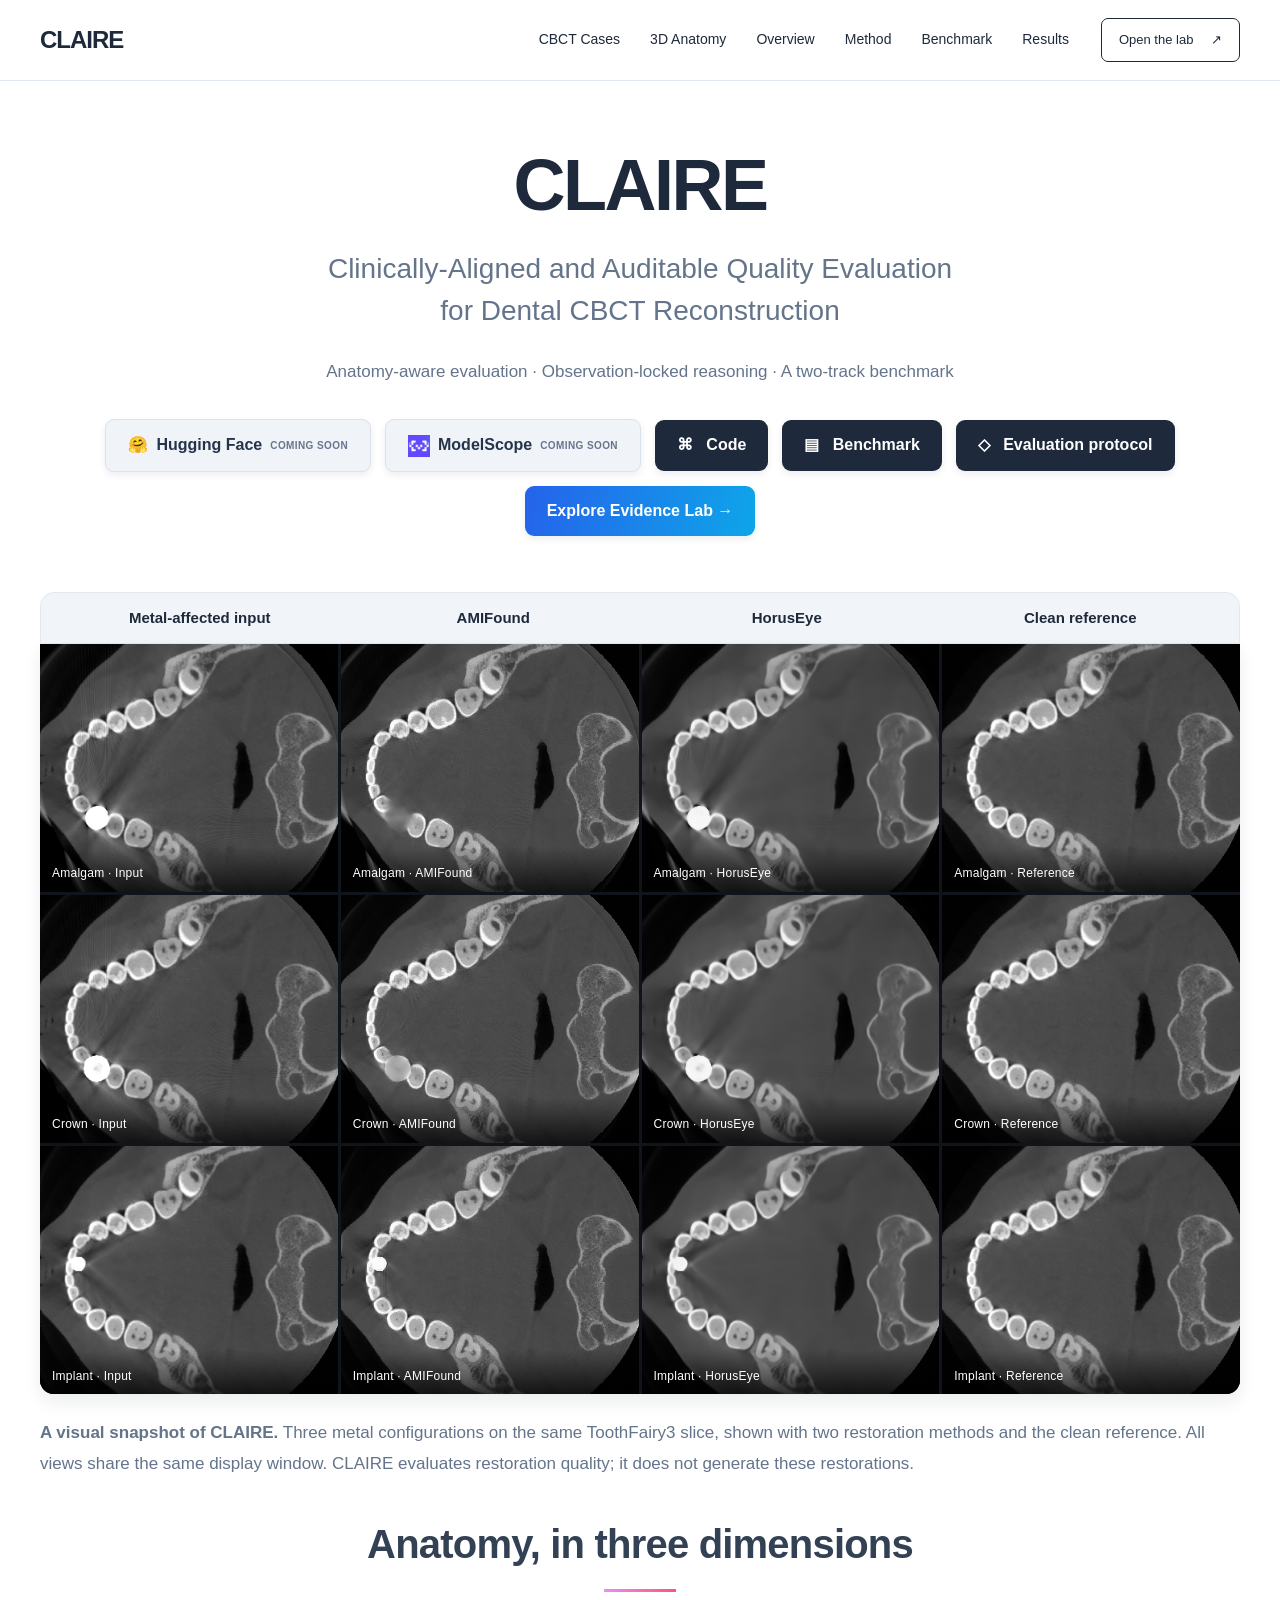
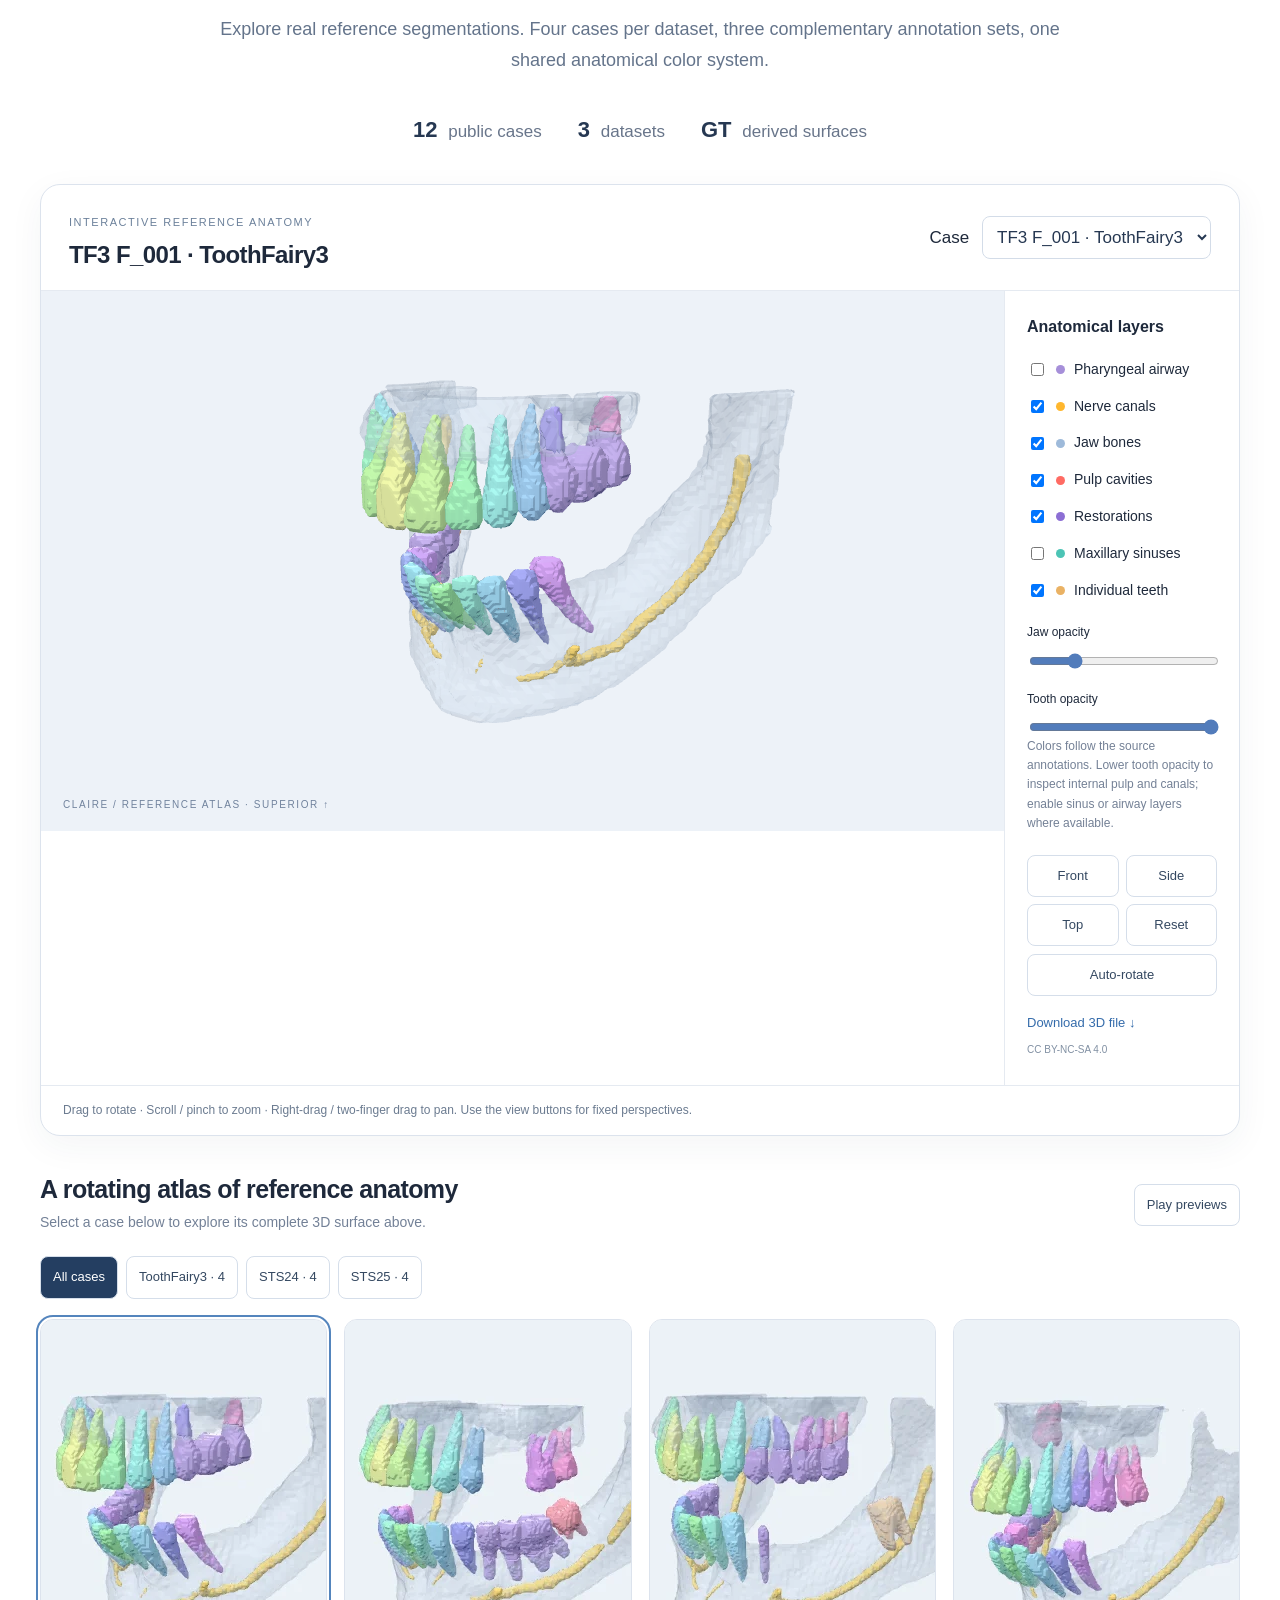
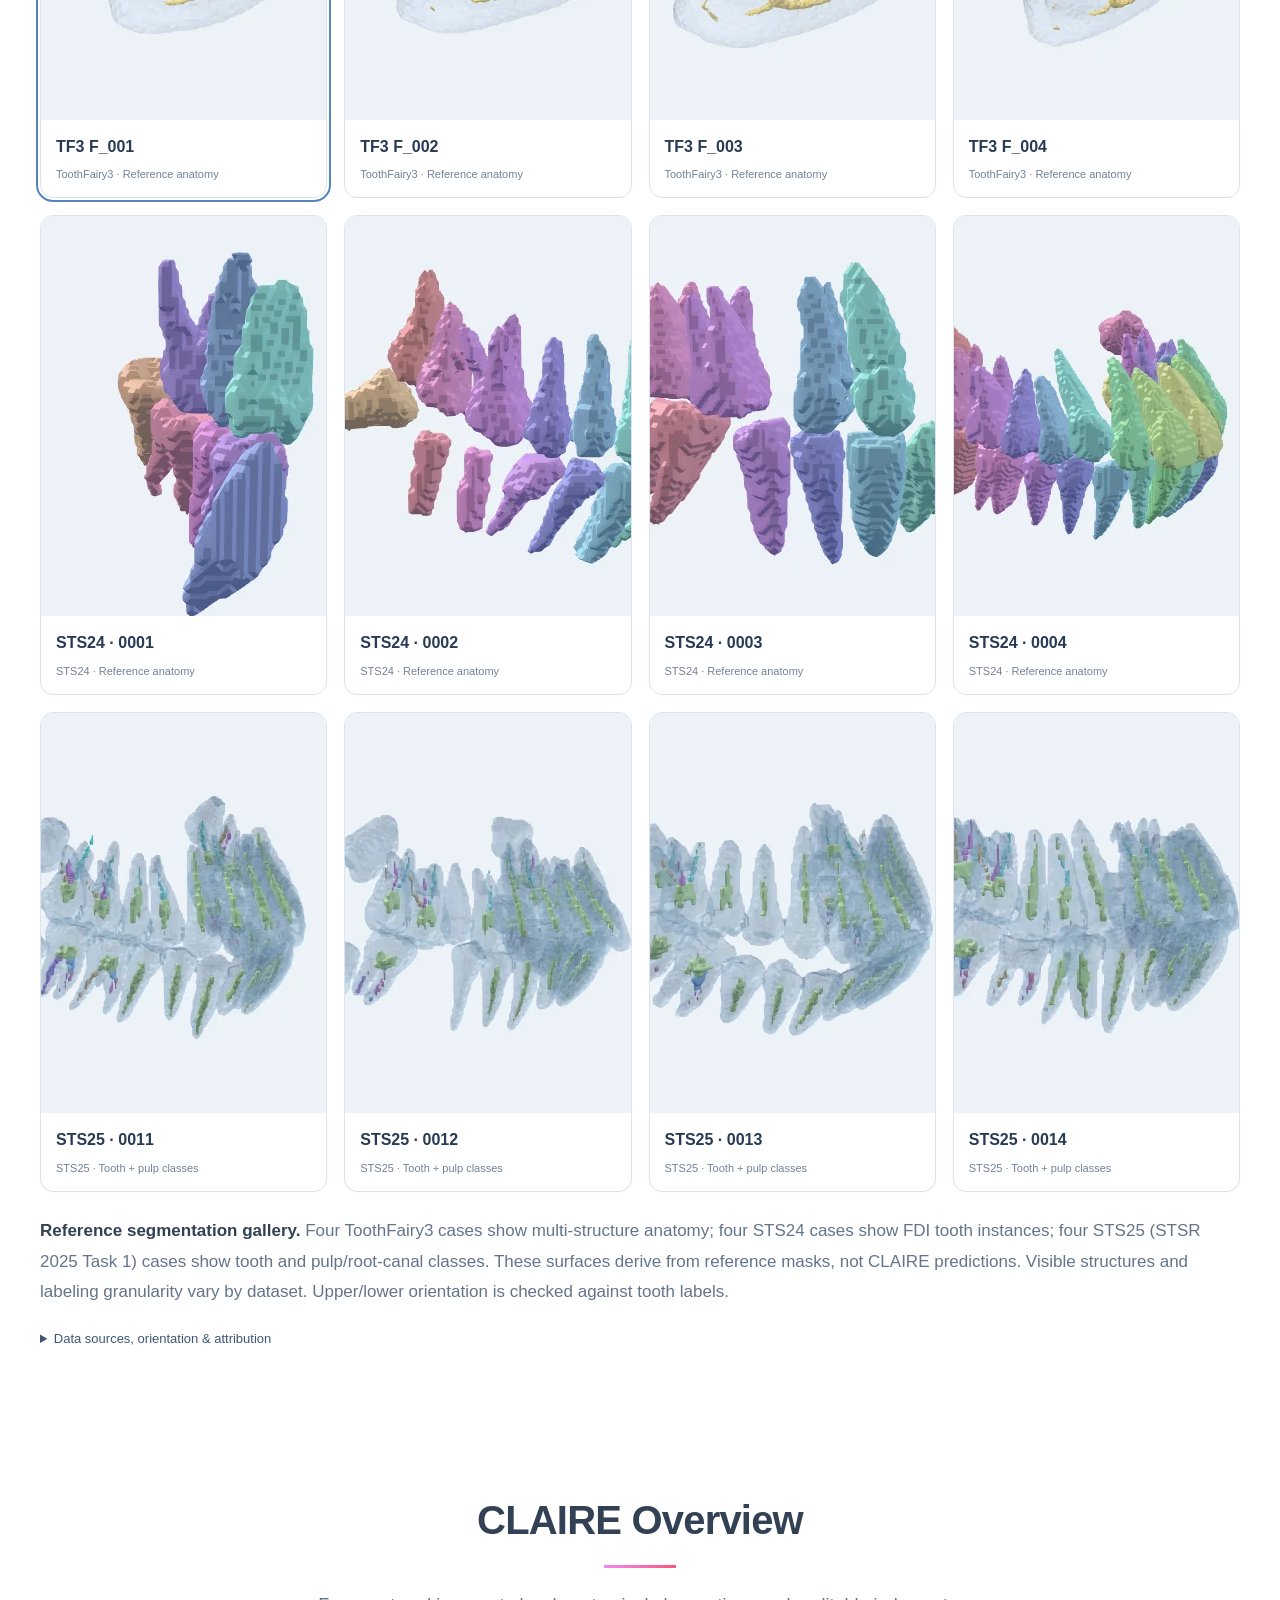
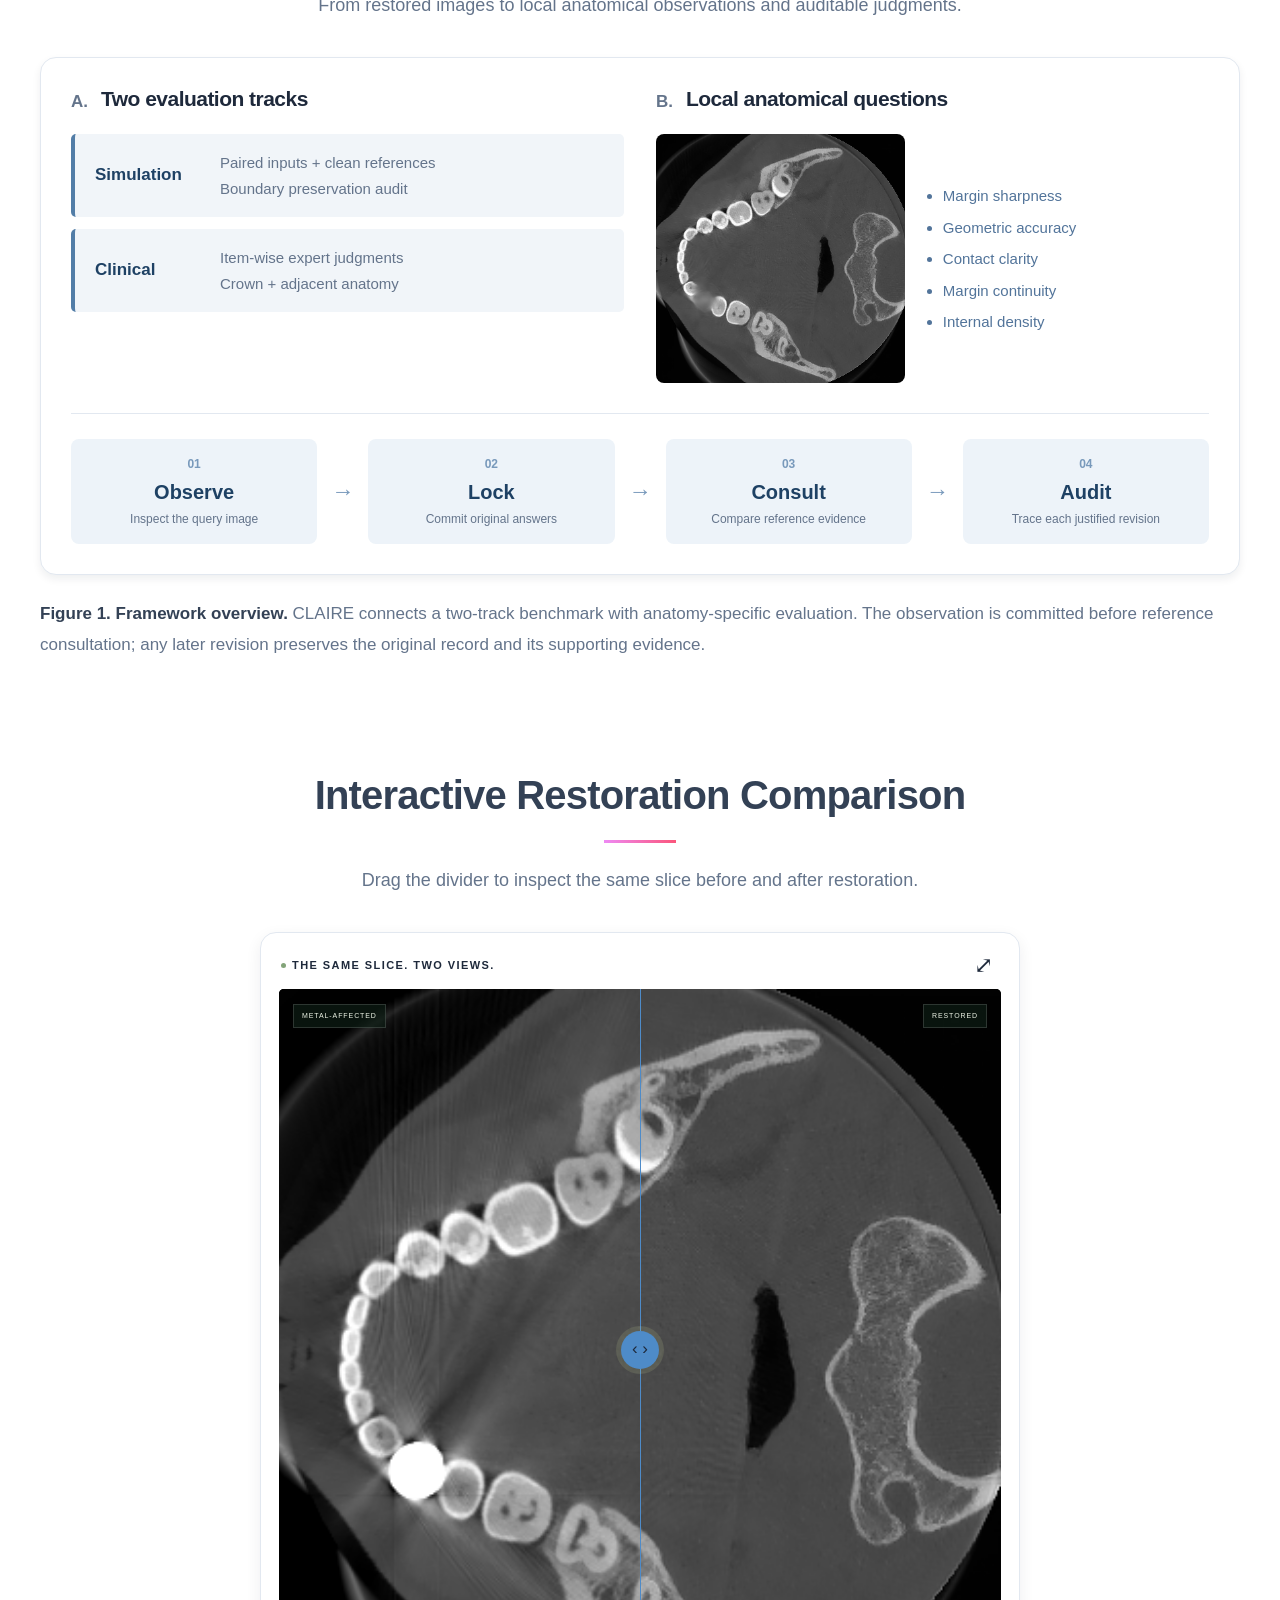
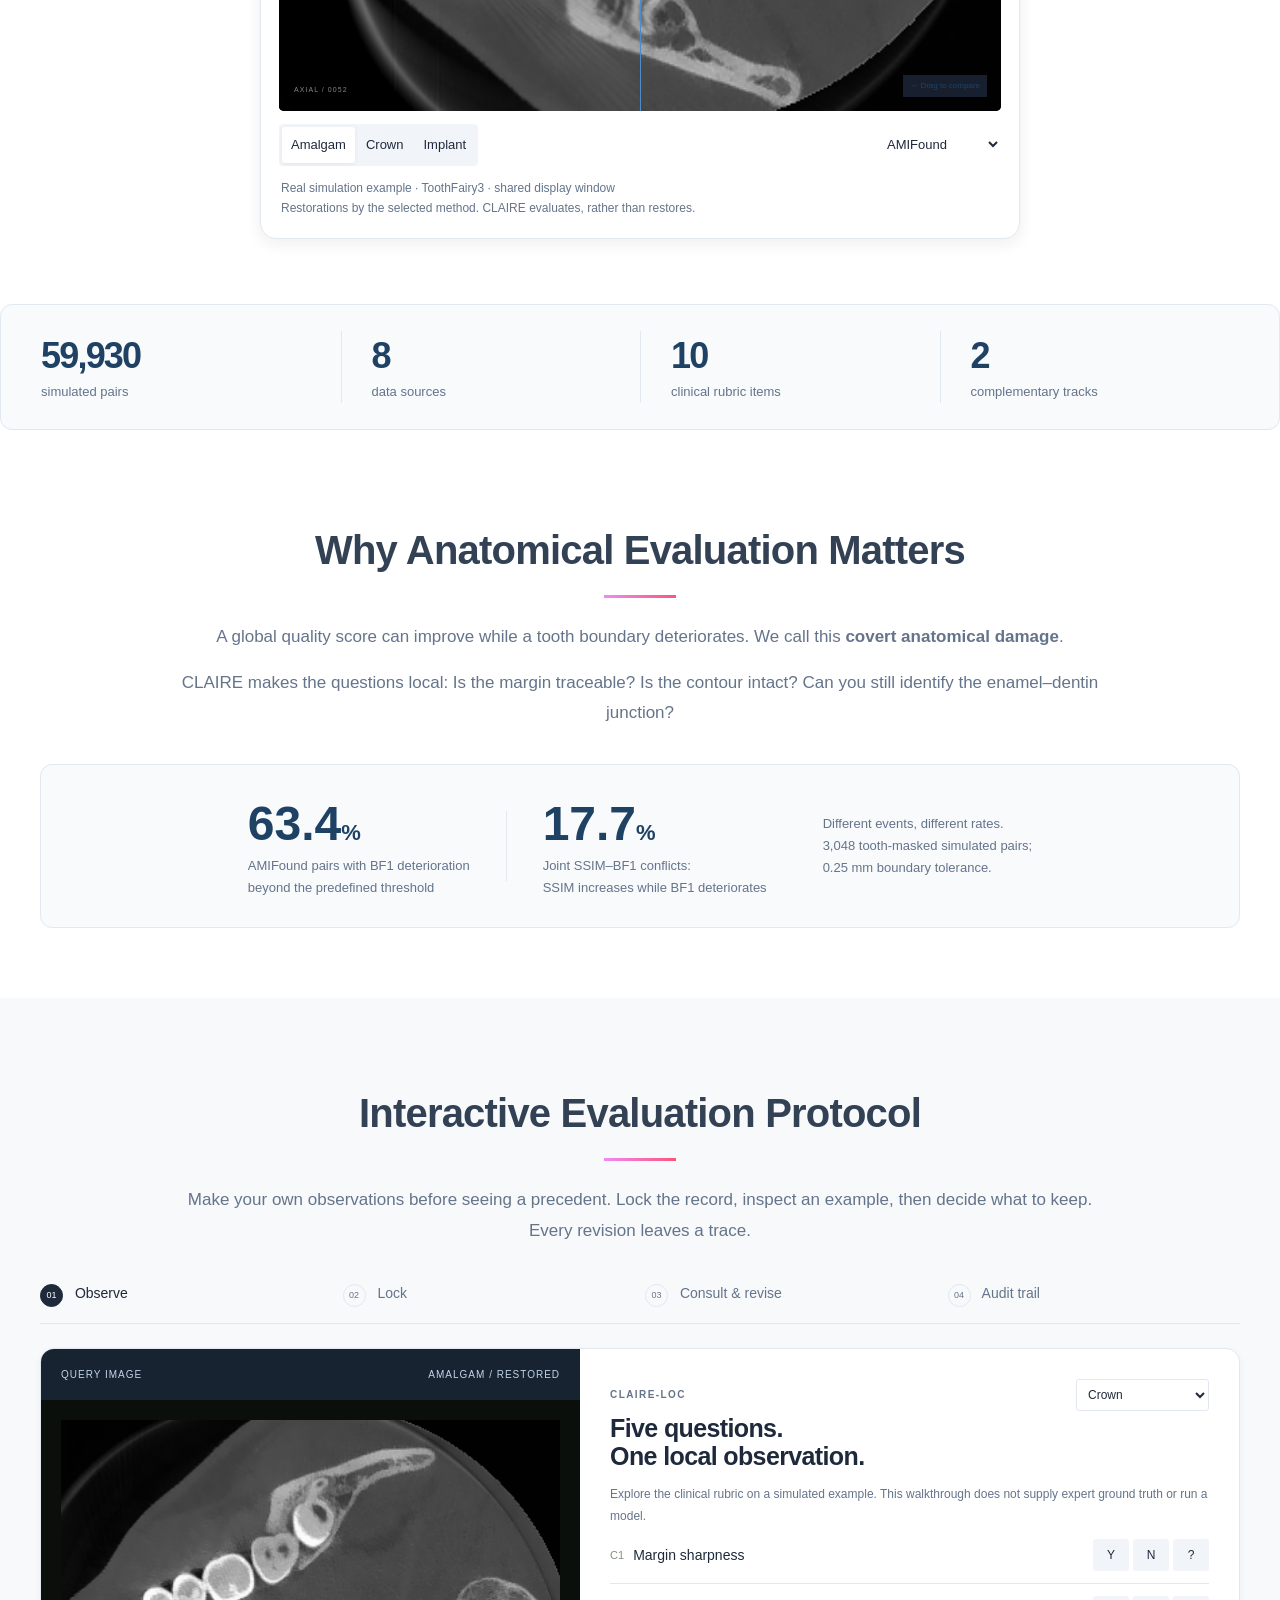
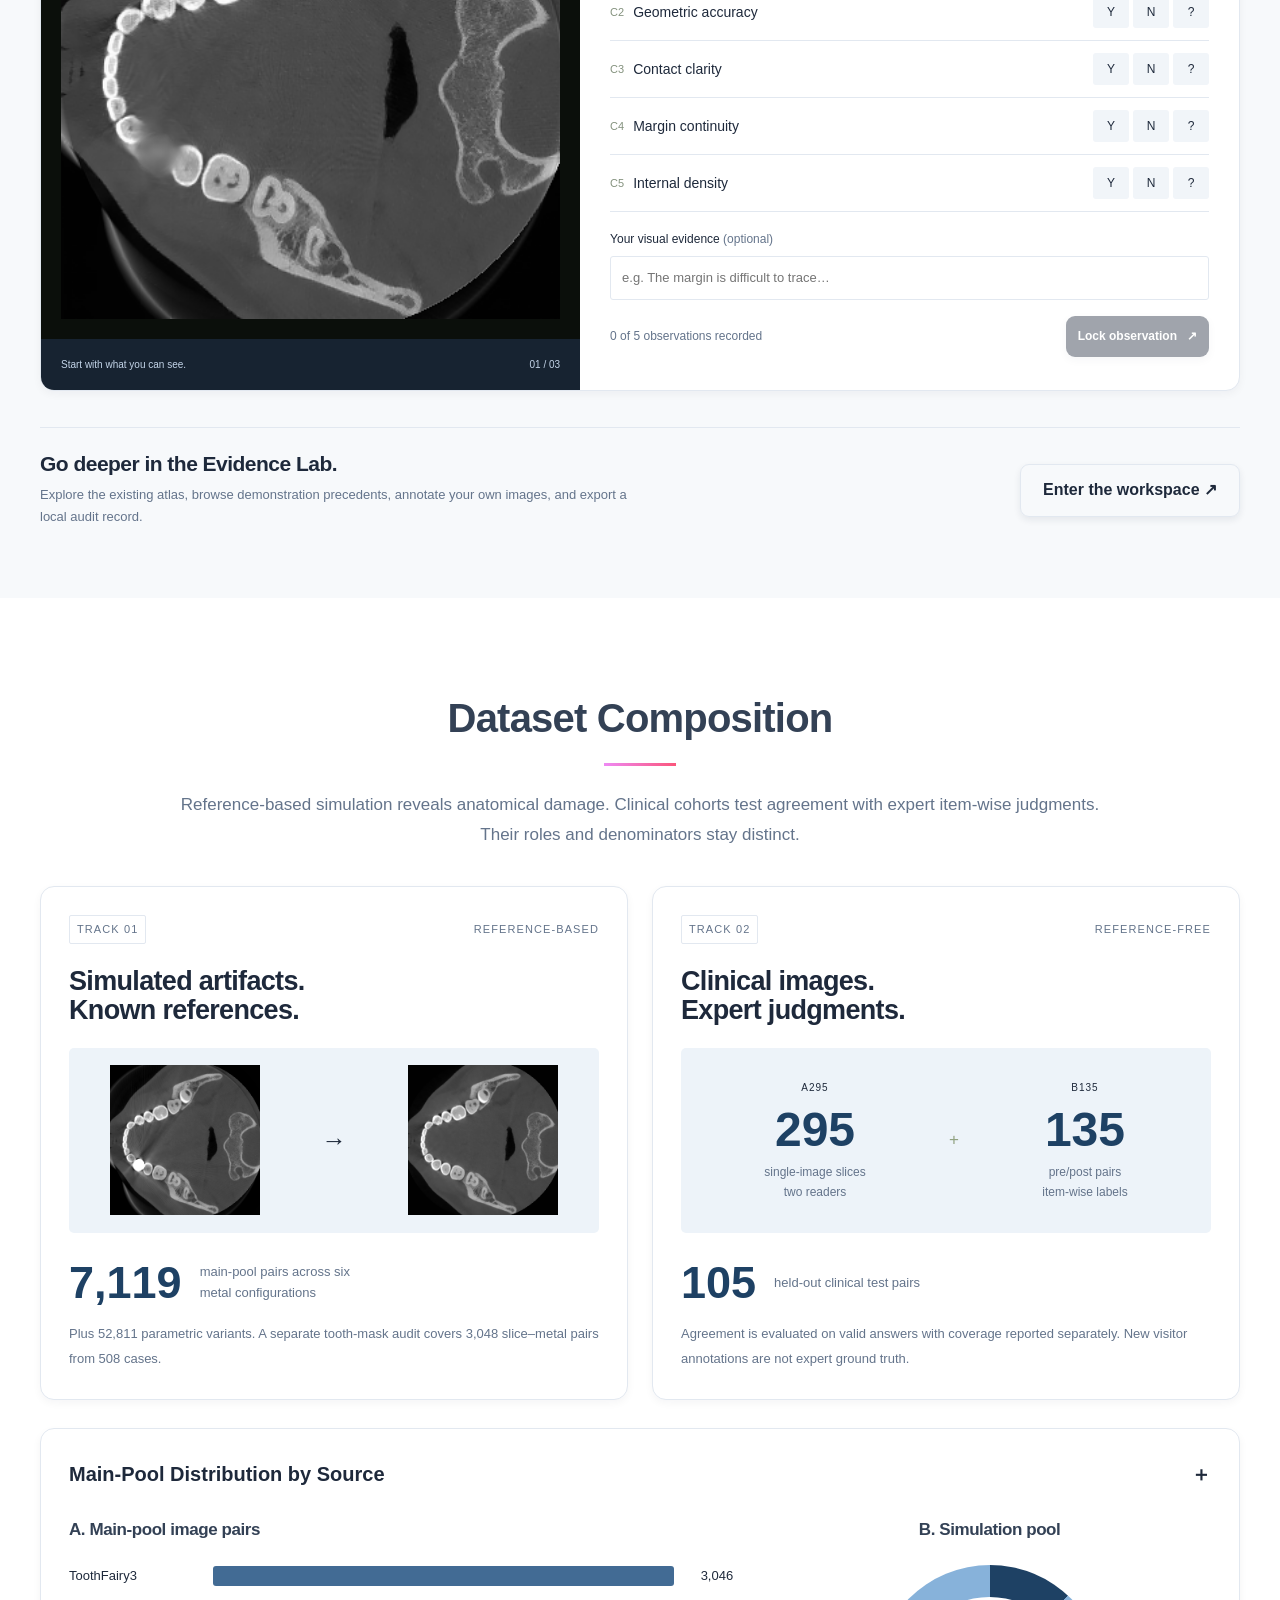
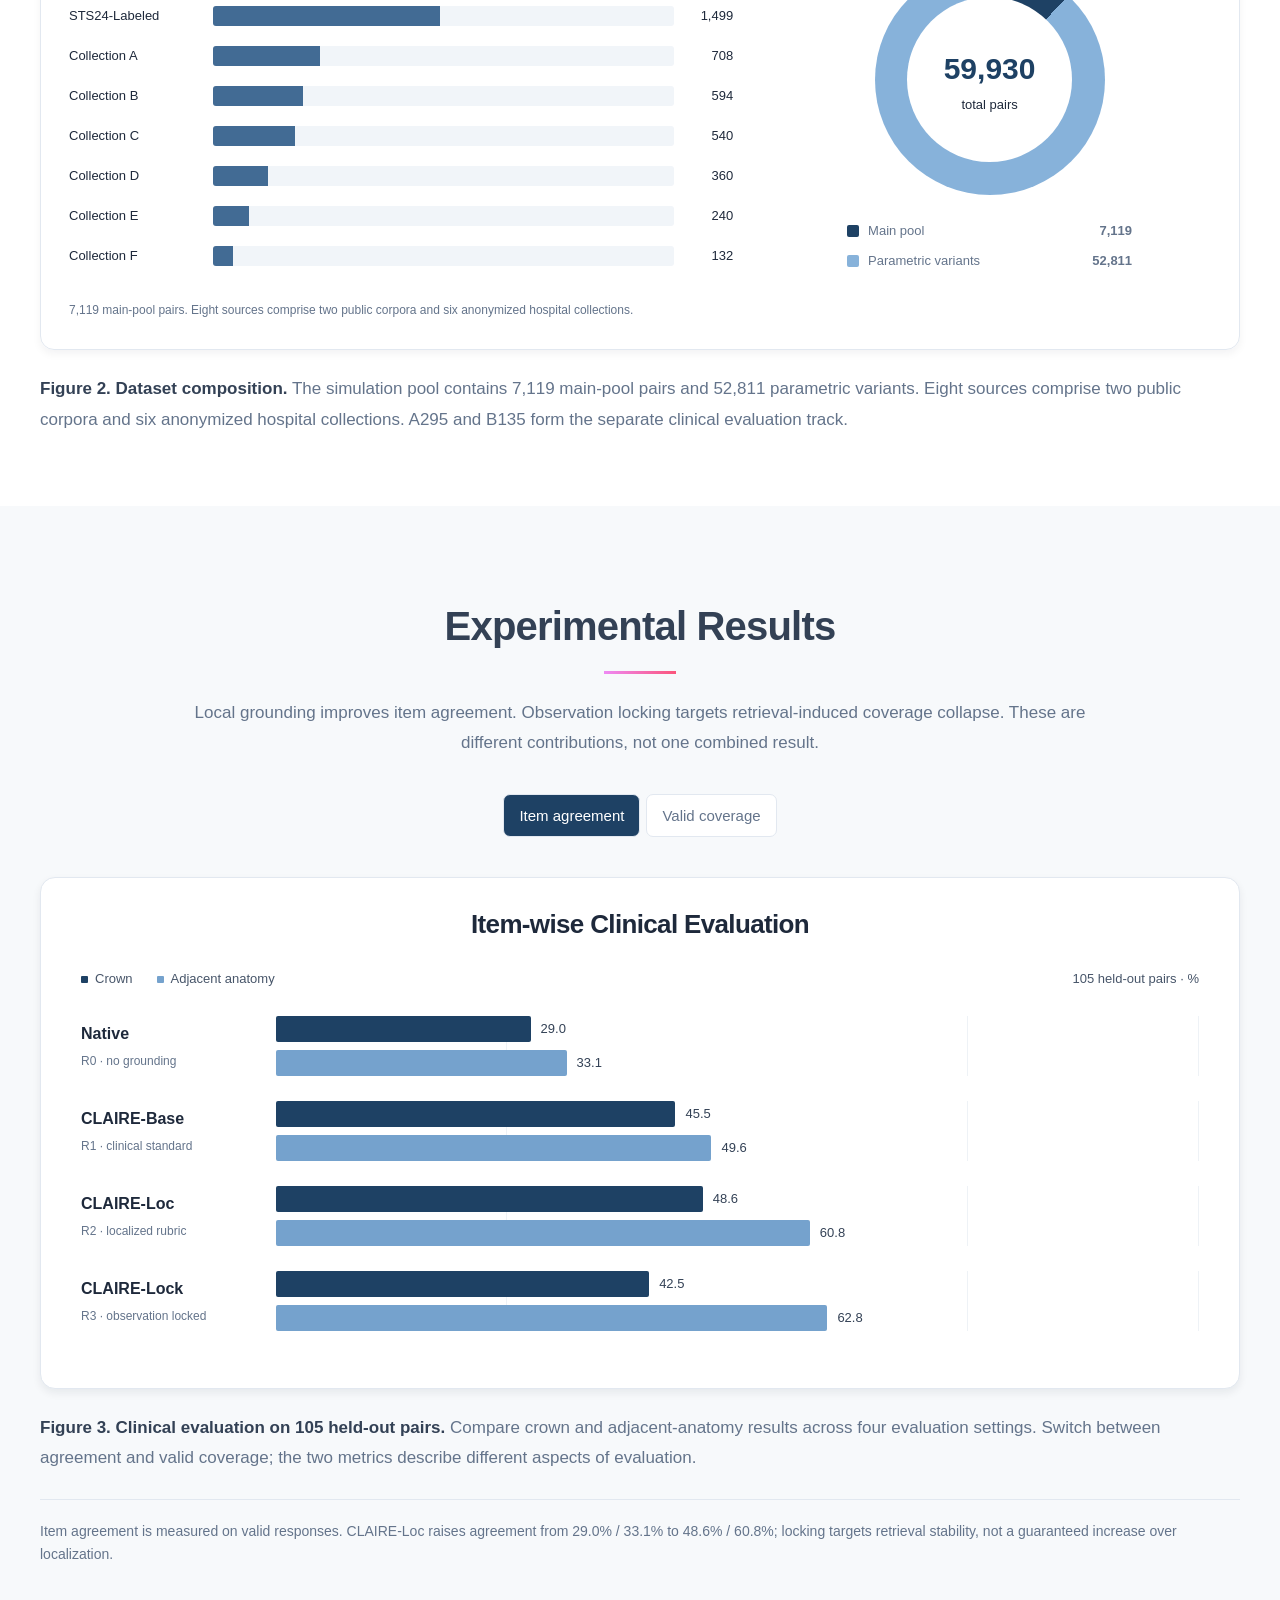
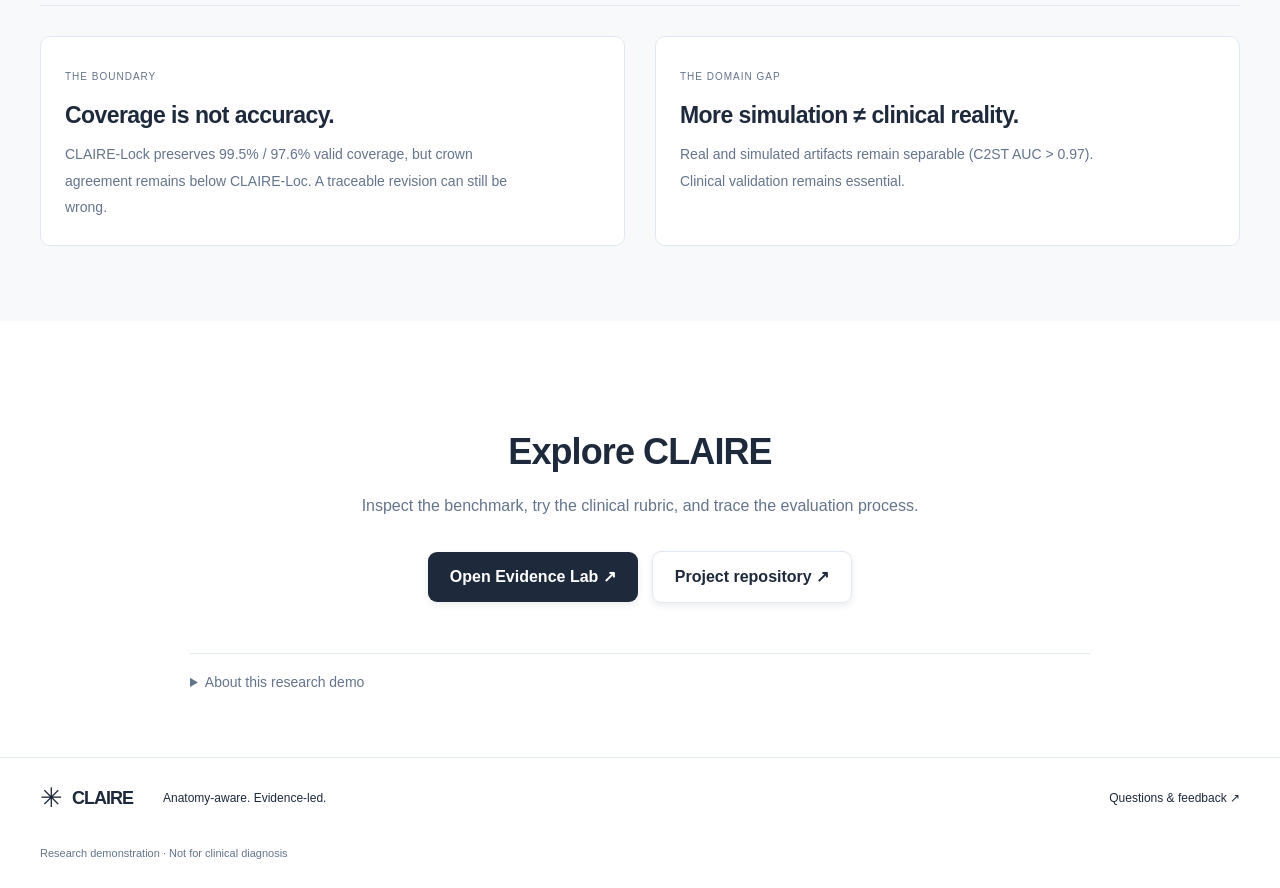
<file: index.html>
<!doctype html>
<html lang="en">
<head>
<meta charset="utf-8"><meta name="viewport" content="width=device-width,initial-scale=1">
<meta name="description" content="CLAIRE: anatomy-aware, item-wise quality evaluation for dental CBCT restoration. Explore real restoration comparisons and an interactive observation-locked evaluation protocol.">
<meta name="theme-color" content="#ffffff"><meta property="og:title" content="CLAIRE | Clinically-Aligned and Auditable Quality Evaluation"><meta property="og:description" content="Clinically-aligned and auditable quality evaluation for dental CBCT reconstruction."><meta property="og:type" content="website"><meta property="og:url" content="https://ricoleehduu.github.io/CLAIRE/"><meta property="og:site_name" content="CLAIRE"><meta property="og:image" content="https://ricoleehduu.github.io/CLAIRE/assets/amalgam-before.webp"><meta name="twitter:card" content="summary_large_image"><link rel="canonical" href="https://ricoleehduu.github.io/CLAIRE/">
<title>CLAIRE | Clinically-Aligned and Auditable Quality Evaluation</title>
<link rel="icon" href="assets/favicon.svg" type="image/svg+xml"><script type="application/ld+json">{"@context":"https://schema.org","@type":"WebSite","name":"CLAIRE","alternateName":"CLAIRE: Clinically-Aligned and Auditable Quality Evaluation for Dental CBCT Reconstruction","url":"https://ricoleehduu.github.io/CLAIRE/","description":"Anatomy-aware, item-wise quality evaluation for dental CBCT restoration, with reference-based simulation and clinical expert-judgment tracks.","inLanguage":"en"}</script>
<link rel="stylesheet" href="site.css"><link rel="stylesheet" href="academic.css"><script defer src="lab/data.js"></script><script defer src="site.js"></script>
<link rel="stylesheet" href="anatomy.css"><script type="module" src="anatomy.js"></script></head>
<body>
<a class="skip-link" href="#main">Skip to content</a>
<header class="nav"><a class="wordmark" href="#" aria-label="CLAIRE home"><span class="mark" aria-hidden="true">✳</span> CLAIRE<span class="wordmark-sub">RESEARCH</span></a><nav aria-label="Main navigation"><a href="#cases">CBCT Cases</a><a href="#anatomy">3D Anatomy</a><a href="#overview">Overview</a><a href="#protocol">Method</a><a href="#benchmark">Benchmark</a><a href="#findings">Results</a></nav><a class="nav-cta" href="lab/">Open the lab <span aria-hidden="true">↗</span></a><button class="menu-toggle" aria-label="Open navigation" aria-expanded="false">☰</button></header>
<main id="main">
<section class="hero wrap" id="explore">
<div class="hero-copy"><h1>CLAIRE</h1><p class="hero-deck">Clinically-Aligned and Auditable Quality Evaluation<br>for Dental CBCT Reconstruction</p><p class="hero-description">Anatomy-aware evaluation · Observation-locked reasoning · A two-track benchmark</p><div class="hero-actions"><span class="button resource-pending" aria-label="Hugging Face repository coming soon"><span aria-hidden="true">🤗</span> Hugging Face <small>Coming soon</small></span><span class="button resource-pending" aria-label="ModelScope repository coming soon"><img src="assets/modelscope-icon.webp" alt="" width="22" height="22"> ModelScope <small>Coming soon</small></span><a class="button dark" href="https://github.com/ricoleehduu/CLAIRE" target="_blank" rel="noopener">⌘ &nbsp; Code</a><a class="button dark" href="#benchmark">▤ &nbsp; Benchmark</a><a class="button dark" href="#protocol">◇ &nbsp; Evaluation protocol</a><a class="button primary" href="lab/">Explore Evidence Lab →</a></div></div>
</section>

<section class="case-section wrap" id="cases" aria-label="Visual overview"><figure class="case-figure"><div class="case-columns"><span>Metal-affected input</span><span>AMIFound</span><span>HorusEye</span><span>Clean reference</span></div><div class="case-mosaic"><div class="case-tile"><img src="assets/amalgam-before.webp" alt="Amalgam simulation, Input" loading="eager"><span>Amalgam · Input</span></div><div class="case-tile"><img src="assets/amalgam-amifound.webp" alt="Amalgam simulation, AMIFound" loading="eager"><span>Amalgam · AMIFound</span></div><div class="case-tile"><img src="assets/amalgam-horuseye.webp" alt="Amalgam simulation, HorusEye" loading="eager"><span>Amalgam · HorusEye</span></div><div class="case-tile"><img src="assets/amalgam-reference.webp" alt="Amalgam simulation, Reference" loading="eager"><span>Amalgam · Reference</span></div><div class="case-tile"><img src="assets/crown-before.webp" alt="Crown simulation, Input" loading="eager"><span>Crown · Input</span></div><div class="case-tile"><img src="assets/crown-amifound.webp" alt="Crown simulation, AMIFound" loading="eager"><span>Crown · AMIFound</span></div><div class="case-tile"><img src="assets/crown-horuseye.webp" alt="Crown simulation, HorusEye" loading="eager"><span>Crown · HorusEye</span></div><div class="case-tile"><img src="assets/crown-reference.webp" alt="Crown simulation, Reference" loading="eager"><span>Crown · Reference</span></div><div class="case-tile"><img src="assets/implant-before.webp" alt="Implant simulation, Input" loading="eager"><span>Implant · Input</span></div><div class="case-tile"><img src="assets/implant-amifound.webp" alt="Implant simulation, AMIFound" loading="eager"><span>Implant · AMIFound</span></div><div class="case-tile"><img src="assets/implant-horuseye.webp" alt="Implant simulation, HorusEye" loading="eager"><span>Implant · HorusEye</span></div><div class="case-tile"><img src="assets/implant-reference.webp" alt="Implant simulation, Reference" loading="eager"><span>Implant · Reference</span></div></div><figcaption><strong>A visual snapshot of CLAIRE.</strong> Three metal configurations on the same ToothFairy3 slice, shown with two restoration methods and the clean reference. All views share the same display window. CLAIRE evaluates restoration quality; it does not generate these restorations.</figcaption></figure></section>
<section class="anatomy-section wrap" id="anatomy">
<h2 class="section-title">Anatomy, in three dimensions</h2>
<p class="section-lead">Explore real reference segmentations. Four cases per dataset, three complementary annotation sets, one shared anatomical color system.</p>
<div class="anatomy-stats"><span><b>12</b> public cases</span><span><b>3</b> datasets</span><span><b>GT</b> derived surfaces</span></div>
<div class="anatomy-viewer-card">
<div class="anatomy-toolbar"><div><span class="anatomy-kicker">INTERACTIVE REFERENCE ANATOMY</span><h3 id="anatomy-title">Reference anatomy</h3></div><label>Case <select id="anatomy-select" aria-label="Select 3D anatomy case"></select></label></div>
<div class="anatomy-workspace"><div id="anatomy-canvas" tabindex="0" aria-label="Interactive three dimensional segmentation. Drag to rotate, scroll to zoom, right drag to pan. Use view buttons for keyboard controls."><div id="anatomy-status" role="status">Loading reference anatomy…</div><span class="anatomy-watermark">CLAIRE / REFERENCE ATLAS · SUPERIOR ↑</span></div><aside class="anatomy-sidebar"><h4>Anatomical layers</h4><div id="anatomy-layers"></div><label class="opacity-control">Jaw opacity <input id="jaw-opacity" type="range" min="0" max="100" value="22"></label><label class="opacity-control">Tooth opacity <input id="teeth-opacity" type="range" min="0" max="100" value="100"></label><p>Colors follow the source annotations. Lower tooth opacity to inspect internal pulp and canals; enable sinus or airway layers where available.</p><div class="anatomy-views"><button data-view="front">Front</button><button data-view="side">Side</button><button data-view="top">Top</button><button data-view="reset">Reset</button></div><button id="anatomy-spin" aria-pressed="false">Auto-rotate</button><a id="anatomy-download" class="mesh-download" download>Download 3D file ↓</a><span class="mesh-license">CC BY-NC-SA 4.0</span></aside></div>
<p class="viewer-instructions">Drag to rotate · Scroll / pinch to zoom · Right-drag / two-finger drag to pan. Use the view buttons for fixed perspectives.</p>
</div>
<div class="gallery-heading"><div><h3>A rotating atlas of reference anatomy</h3><p>Select a case below to explore its complete 3D surface above.</p></div><button id="atlas-motion" aria-pressed="false">Play previews</button></div>
<div class="anatomy-filters" role="group" aria-label="Filter dataset"><button data-subset="all" class="active" aria-pressed="true">All cases</button><button data-subset="ToothFairy3" aria-pressed="false">ToothFairy3 · 4</button><button data-subset="STS24" aria-pressed="false">STS24 · 4</button><button data-subset="STS25" aria-pressed="false">STS25 · 4</button></div>
<div id="anatomy-gallery" class="anatomy-gallery"></div>
<p class="figure-caption"><strong>Reference segmentation gallery.</strong> Four ToothFairy3 cases show multi-structure anatomy; four STS24 cases show FDI tooth instances; four STS25 (STSR 2025 Task 1) cases show tooth and pulp/root-canal classes. These surfaces derive from reference masks, not CLAIRE predictions. Visible structures and labeling granularity vary by dataset. Upper/lower orientation is checked against tooth labels.</p>
<details class="anatomy-provenance"><summary>Data sources, orientation & attribution</summary><p>ToothFairy3 cases F_001–F_004, STS24 training cases 0001–0004 and STS25 training cases 0011–0014 are displayed. Maxillary sinuses, pharyngeal airway, jaws and nerve canals can be enabled in ToothFairy3. STS24 and STS25 share source cohorts; this gallery is not evidence of independent-center generalization.</p><p>Meshes use 2-voxel sampling, light Gaussian smoothing and marching cubes. ToothFairy3 display orientation is corrected using upper/lower FDI labels; the correct STS24/25 vertical orientation is retained. These display derivatives are not intended for quantitative measurement.</p><p>Sources: <a href="https://ditto.ing.unimore.it/toothfairy3/" target="_blank" rel="noopener">ToothFairy3</a> · <a href="https://github.com/ricoleehduu/STS-Challenge-2024" target="_blank" rel="noopener">STS24</a> · <a href="https://github.com/ricoleehduu/STS-Challenge-2025" target="_blank" rel="noopener">STS25</a> · <a href="anatomy-v2/ATTRIBUTION.txt">Full attribution and processing</a>. ToothFairy3 derivatives: CC BY-NC-SA 4.0. STS24/25 retain their respective source terms.</p><p>Bolelli et al., <em>Multi-structure segmentation in CBCT volumes: The ToothFairy2 challenge</em>, Medical Image Analysis; Bolelli et al., <em>Segmenting Maxillofacial Structures in CBCT Volumes</em>, CVPR 2025; Lumetti et al., <em>Enhancing Patch-Based Learning for the Segmentation of the Mandibular Canal</em>, IEEE Access 2024; Wang et al., <em>MICCAI STSR 2025 Challenge</em>, arXiv:2512.02867.</p></details>
</section>
<section class="overview-section wrap" id="overview"><h2 class="section-title">CLAIRE Overview</h2><p class="section-lead">From restored images to local anatomical observations and auditable judgments.</p><figure class="overview-figure"><div class="overview-grid"><article><span class="panel-letter">A.</span><h3>Two evaluation tracks</h3><div class="overview-track"><strong>Simulation</strong><span>Paired inputs + clean references<br>Boundary preservation audit</span></div><div class="overview-track"><strong>Clinical</strong><span>Item-wise expert judgments<br>Crown + adjacent anatomy</span></div></article><article><span class="panel-letter">B.</span><h3>Local anatomical questions</h3><div class="anatomy-preview"><img src="assets/amalgam-amifound.webp" alt="Restored slice for local anatomical evaluation" loading="lazy"><ul><li>Margin sharpness</li><li>Geometric accuracy</li><li>Contact clarity</li><li>Margin continuity</li><li>Internal density</li></ul></div></article></div><div class="pipeline"><div><b>01</b><strong>Observe</strong><span>Inspect the query image</span></div><span class="flow-arrow">→</span><div><b>02</b><strong>Lock</strong><span>Commit original answers</span></div><span class="flow-arrow">→</span><div><b>03</b><strong>Consult</strong><span>Compare reference evidence</span></div><span class="flow-arrow">→</span><div><b>04</b><strong>Audit</strong><span>Trace each justified revision</span></div></div></figure><p class="figure-caption"><strong>Figure 1. Framework overview.</strong> CLAIRE connects a two-track benchmark with anatomy-specific evaluation. The observation is committed before reference consultation; any later revision preserves the original record and its supporting evidence.</p></section>
<section class="comparison-section wrap" id="comparison"><h2 class="section-title">Interactive Restoration Comparison</h2><p class="section-lead">Drag the divider to inspect the same slice before and after restoration.</p>
<div class="hero-visual">
<div class="viewer-toolbar"><span class="viewer-title"><i></i> THE SAME SLICE. TWO VIEWS.</span><button class="icon-button" id="expand-viewer" aria-label="Enlarge comparison">⤢</button></div>
<div class="compare" id="compare" style="--split:50%"><img class="scan scan-base" id="after-image" src="assets/amalgam-amifound.webp" alt="AMIFound restoration of the simulated amalgam slice" fetchpriority="high" draggable="false"><div class="scan-before"><img class="scan" id="before-image" src="assets/amalgam-before.webp" alt="The same slice with simulated metal artifacts" draggable="false"></div><span class="image-label before-label">METAL-AFFECTED</span><span class="image-label after-label" id="after-label">RESTORED</span><div class="divider" aria-hidden="true"><span>‹ ›</span></div><input id="compare-range" class="compare-range" type="range" min="0" max="100" value="50" aria-label="Reveal metal-affected versus restored image" aria-valuetext="50 percent metal-affected image"><span class="scan-corner" aria-hidden="true">AXIAL / 0052</span><div class="drag-hint" aria-hidden="true">↔ Drag to compare</div></div>
<div class="viewer-controls"><div class="segmented" role="group" aria-label="Simulated metal configuration"><button class="active" data-metal="amalgam" aria-pressed="true">Amalgam</button><button data-metal="crown" aria-pressed="false">Crown</button><button data-metal="implant" aria-pressed="false">Implant</button></div><label class="method-select"><span class="sr-only">Restoration method or clean reference</span><select id="method-select"><option value="amifound">AMIFound</option><option value="horuseye">HorusEye</option><option value="reference">Clean reference</option></select></label></div>
<p class="viewer-note">Real simulation example · ToothFairy3 · shared display window<br>Restorations by the selected method. CLAIRE evaluates, rather than restores.</p><p id="image-status" class="sr-only" role="status"></p></div>
</section>
<div class="stats wrap"><div><strong>59,930</strong><span>simulated pairs</span></div><div><strong>8</strong><span>data sources</span></div><div><strong>10</strong><span>clinical rubric items</span></div><div><strong>2</strong><span>complementary tracks</span></div></div>
<section class="intro-section wrap"><p class="eyebrow">01 / THE EVALUATION GAP</p><div class="split-heading"><h2>Why Anatomical Evaluation Matters</h2><div><p>A global quality score can improve while a tooth boundary deteriorates. We call this <strong>covert anatomical damage</strong>.</p><p>CLAIRE makes the questions local: Is the margin traceable? Is the contour intact? Can you still identify the enamel–dentin junction?</p></div></div><div class="finding-callout"><div><span class="figure-number">63.4<span>%</span></span><p>AMIFound pairs with BF1 deterioration<br>beyond the predefined threshold</p></div><span class="callout-divider"></span><div><span class="figure-number">17.7<span>%</span></span><p>Joint SSIM–BF1 conflicts:<br>SSIM increases while BF1 deteriorates</p></div><p class="callout-note">Different events, different rates.<br>3,048 tooth-masked simulated pairs;<br>0.25 mm boundary tolerance.</p></div></section>
<section class="protocol-section" id="protocol"><div class="wrap"><p class="eyebrow">02 / EXPERIENCE THE PROTOCOL</p><div class="split-heading"><h2>Interactive Evaluation Protocol</h2><p>Make your own observations before seeing a precedent. Lock the record, inspect an example, then decide what to keep. Every revision leaves a trace.</p></div>
<div class="protocol-tabs" aria-label="Protocol progress"><div class="active" data-step="0"><b>01</b> Observe</div><div data-step="1"><b>02</b> Lock</div><div data-step="2"><b>03</b> Consult & revise</div><div data-step="3"><b>04</b> Audit trail</div></div>
<div class="protocol-workbench"><div class="observation-image"><div class="mini-heading"><span>QUERY IMAGE</span><span>AMALGAM / RESTORED</span></div><img src="assets/amalgam-amifound.webp" alt="AMIFound-restored ToothFairy3 slice for the rubric walkthrough" loading="lazy"><div class="image-bottom"><span>Start with what you can see.</span><span>01 / 03</span></div></div><div class="rubric-panel"><div class="rubric-header"><div><span class="eyebrow">CLAIRE-LOC</span><h3>Five questions.<br>One local observation.</h3></div><label class="region-switch"><span class="sr-only">Anatomical region</span><select id="rubric-region"><option value="crown">Crown</option><option value="adjacent">Adjacent anatomy</option></select></label></div><p class="small-copy">Explore the clinical rubric on a simulated example. This walkthrough does not supply expert ground truth or run a model.</p><div id="rubric-items"></div><label class="evidence-label" for="observation-note">Your visual evidence <span>(optional)</span></label><input id="observation-note" class="text-input" maxlength="240" placeholder="e.g. The margin is difficult to trace…"><div class="lock-footer"><span id="answer-progress" role="status">0 of 5 observations recorded</span><button class="button dark" id="lock-button" disabled>Lock observation <span>↗</span></button></div></div></div>
<div class="reference-stage" id="reference-stage" hidden><div class="reference-intro"><p class="eyebrow">CLAIRE-LOCK / OBSERVATION COMMITTED</p><h3>Now bring in a precedent.</h3><p>Your original answers stay locked. The following synthetic teaching cards demonstrate how a precedent can inform a revision; they are not expert patient records or retrieved nearest neighbors.</p></div><div id="precedent-cards" class="precedent-grid"></div><div class="revision-box"><div><label for="revise-item">Item to revisit</label><select id="revise-item"></select></div><div><label for="revise-answer">Revised answer</label><select id="revise-answer"><option value="yes">Yes</option><option value="no">No</option><option value="uncertain">Cannot determine</option></select></div><div class="reason-field"><label for="revision-reason">Evidence in the query image</label><input class="text-input" id="revision-reason" maxlength="240" placeholder="Describe the visible basis for this change"></div><button class="button dark" id="apply-revision">Apply revision</button><button class="button quiet" id="keep-original">Keep original</button></div><p id="revision-status" role="status" class="small-copy">A revision needs visual evidence. Without it, the locked observation is retained.</p><div class="audit-heading"><h3>The record, not just the result.</h3><button class="inline-link" id="download-audit">Download audit JSON ↓</button></div><div class="audit-table-wrap"><table class="audit-table"><thead><tr><th>Item</th><th>Locked</th><th>Final</th><th>Decision / evidence</th></tr></thead><tbody id="audit-body"></tbody></table></div><button class="text-reset" id="reset-protocol">↺ Start a new observation</button></div>
<div class="workspace-link"><div><h3>Go deeper in the Evidence Lab.</h3><p>Explore the existing atlas, browse demonstration precedents, annotate your own images, and export a local audit record.</p></div><a class="button outline" href="lab/">Enter the workspace ↗</a></div></div></section>
<section class="benchmark-section wrap" id="benchmark"><p class="eyebrow">03 / CLAIRE-BENCH</p><div class="split-heading"><h2>Dataset Composition</h2><p>Reference-based simulation reveals anatomical damage. Clinical cohorts test agreement with expert item-wise judgments. Their roles and denominators stay distinct.</p></div><div class="track-grid"><article class="track-card"><div class="track-top"><span class="track-tag">TRACK 01</span><span>REFERENCE-BASED</span></div><h3>Simulated artifacts.<br>Known references.</h3><div class="track-image"><img src="assets/amalgam-before.webp" alt="Simulated metal-affected slice" loading="lazy"><span>→</span><img src="assets/amalgam-reference.webp" alt="Clean reference of the same slice" loading="lazy"></div><div class="track-stat"><strong>7,119</strong><span>main-pool pairs across six metal configurations</span></div><p>Plus 52,811 parametric variants. A separate tooth-mask audit covers 3,048 slice–metal pairs from 508 cases.</p></article><article class="track-card clinical"><div class="track-top"><span class="track-tag">TRACK 02</span><span>REFERENCE-FREE</span></div><h3>Clinical images.<br>Expert judgments.</h3><div class="clinical-diagram" aria-label="Two clinical cohorts, A295 and B135"><div><span>A295</span><strong>295</strong><small>single-image slices<br>two readers</small></div><i>+</i><div><span>B135</span><strong>135</strong><small>pre/post pairs<br>item-wise labels</small></div></div><div class="track-stat"><strong>105</strong><span>held-out clinical test pairs</span></div><p>Agreement is evaluated on valid answers with coverage reported separately. New visitor annotations are not expert ground truth.</p></article></div><details class="source-details" open><summary>Main-Pool Distribution by Source <span>＋</span></summary><div class="composition-grid"><div><h3>A. Main-pool image pairs</h3><div id="source-bars" class="source-bars"></div></div><div class="pool-panel"><h3>B. Simulation pool</h3><div class="pool-donut" role="img" aria-label="59,930 total pairs: 7,119 main-pool pairs and 52,811 parametric variants"><div><strong>59,930</strong><span>total pairs</span></div></div><p><i></i> Main pool <b>7,119</b></p><p><i></i> Parametric variants <b>52,811</b></p></div></div><p class="small-copy">7,119 main-pool pairs. Eight sources comprise two public corpora and six anonymized hospital collections.</p></details><p class="figure-caption"><strong>Figure 2. Dataset composition.</strong> The simulation pool contains 7,119 main-pool pairs and 52,811 parametric variants. Eight sources comprise two public corpora and six anonymized hospital collections. A295 and B135 form the separate clinical evaluation track.</p></section>
<section class="results-section" id="findings"><div class="wrap"><p class="eyebrow">04 / WHAT THE EVIDENCE SAYS</p><div class="split-heading"><h2>Experimental Results</h2><p>Local grounding improves item agreement. Observation locking targets retrieval-induced coverage collapse. These are different contributions, not one combined result.</p></div><div class="results-controls" role="group" aria-label="Select result metric"><button class="active" data-result="agreement" aria-pressed="true">Item agreement</button><button data-result="coverage" aria-pressed="false">Valid coverage</button></div><div class="results-chart"><h3>Item-wise Clinical Evaluation</h3><div class="chart-legend"><span><i class="legend-crown"></i>Crown</span><span><i class="legend-adjacent"></i>Adjacent anatomy</span><span>105 held-out pairs · %</span></div><div id="result-bars"></div></div><p class="figure-caption"><strong>Figure 3. Clinical evaluation on 105 held-out pairs.</strong> Compare crown and adjacent-anatomy results across four evaluation settings. Switch between agreement and valid coverage; the two metrics describe different aspects of evaluation.</p><p class="result-description" id="result-description" aria-live="polite"></p><div class="result-notes"><article><span>THE BOUNDARY</span><h3>Coverage is not accuracy.</h3><p>CLAIRE-Lock preserves 99.5% / 97.6% valid coverage, but crown agreement remains below CLAIRE-Loc. A traceable revision can still be wrong.</p></article><article><span>THE DOMAIN GAP</span><h3>More simulation ≠ clinical reality.</h3><p>Real and simulated artifacts remain separable (C2ST AUC &gt; 0.97). Clinical validation remains essential.</p></article></div></div></section>
<section class="closing wrap"><h2>Explore CLAIRE</h2><p>Inspect the benchmark, try the clinical rubric, and trace the evaluation process.</p><div class="hero-actions"><a class="button dark" href="lab/">Open Evidence Lab ↗</a><a class="button outline" href="https://github.com/ricoleehduu/CLAIRE" target="_blank" rel="noopener">Project repository ↗</a></div><details class="release-details"><summary>About this research demo</summary><p>CLAIRE is an evaluation framework with a training-free core. Optional CLAIRE-Route uses supervised out-of-fold development. This website is a static research demonstration: the slider shows precomputed restorations; the protocol walkthrough uses your inputs and illustrative precedents. The complete clinical library and model inference are not hosted here.</p><p>Visual samples: ToothFairy3 public-source simulated examples. Counts and results: the CLAIRE manuscript and frozen experiment records. Clinical hospital images, patient identifiers, API credentials, and the manuscript PDFs are not bundled with this site.</p><a href="assets/examples.json">View sample provenance ↗</a></details></section>
</main><footer class="footer wrap"><a class="wordmark" href="#"><span class="mark">✳</span> CLAIRE</a><span>Anatomy-aware. Evidence-led.</span><a href="https://github.com/ricoleehduu/CLAIRE/issues" target="_blank" rel="noopener">Questions & feedback ↗</a><small>Research demonstration · Not for clinical diagnosis</small></footer>
<dialog id="image-dialog"><div class="modal-top"><span>Inspect the same slice</span><button id="close-viewer" class="icon-button" aria-label="Close enlarged comparison">×</button></div><div class="modal-pair"><figure><img id="modal-before" alt="Metal-affected input at full size"><figcaption>Metal-affected input</figcaption></figure><figure><img id="modal-after" alt="Selected restoration at full size"><figcaption id="modal-label">Selected restoration</figcaption></figure></div><p>Identical slice geometry and shared display window. No independent contrast normalization.</p></dialog>
</body></html>
</file>
<file: site.css>
:root{--paper:#f6f5f0;--white:#fff;--ink:#233c35;--muted:#69766e;--line:#d9ddd3;--lime:#dce9a8;--rust:#b76b4f;--serif:'Instrument Serif',Georgia,serif;--sans:'DM Sans','Segoe UI',sans-serif}*{box-sizing:border-box}html{scroll-behavior:smooth;scroll-padding-top:100px}body{margin:0;background:var(--paper);color:var(--ink);font:15px/1.65 var(--sans);-webkit-font-smoothing:antialiased}a{color:inherit;text-decoration:none}button,input,select{font:inherit}button,a,input,select{touch-action:manipulation}button{cursor:pointer;color:inherit}button:disabled{opacity:.42;cursor:not-allowed}button{border:0}button:focus-visible,a:focus-visible,input:focus-visible,select:focus-visible,summary:focus-visible{outline:3px solid #bc743e;outline-offset:4px}img{max-width:100%;display:block}h1,h2,h3,p{margin:0}h1,h2,h3{font-weight:500;line-height:1.08;letter-spacing:-.05em}h2{font-size:clamp(40px,4.7vw,65px)}h3{font-size:28px;letter-spacing:-.035em}em{font-family:var(--serif);font-weight:400}p{color:var(--muted)}strong{font-weight:600}small{font-size:11px}.wrap{max-width:1280px;margin:auto;padding-left:48px;padding-right:48px}.eyebrow{font-size:10px;font-weight:600;letter-spacing:.14em;line-height:1.6;color:var(--muted)}.nav{max-width:1440px;margin:auto;padding:26px 48px;display:flex;align-items:center;gap:32px;border-bottom:1px solid var(--line)}.wordmark{font-size:24px;font-weight:650;display:flex;align-items:center;gap:10px;letter-spacing:-1px}.mark{font-size:39px;font-weight:400;line-height:1}.wordmark-sub{font-size:8px;letter-spacing:.18em;margin-left:4px;align-self:flex-end;margin-bottom:8px}.nav nav{display:flex;gap:30px;margin-left:auto;font-size:12px}.nav nav a{position:relative}.nav nav a:after{content:'';position:absolute;left:0;right:100%;bottom:-4px;height:1px;background:var(--ink);transition:right .2s}.nav nav a:hover:after{right:0}.nav-cta{padding:10px 17px;border:1px solid var(--ink);border-radius:4px;font-size:12px}.nav-cta span{margin-left:14px}.menu-toggle{display:none;background:none;font-size:22px}.hero{display:grid;grid-template-columns:.95fr 1.05fr;gap:60px;padding-top:65px;padding-bottom:55px;align-items:center}.live-dot{display:inline-block;width:6px;height:6px;background:var(--ink);border-radius:50%;margin-right:6px;box-shadow:0 0 0 4px #233c350b}.hero h1{font-size:clamp(56px,5.7vw,82px);line-height:1.02;margin:27px 0 22px;letter-spacing:-.065em}.hero h1 em{font-size:1.13em;letter-spacing:-.04em}.hero-deck{color:var(--ink);font-size:20px;font-weight:500;letter-spacing:-.02em;margin-bottom:10px}.hero-description{font-size:15px;max-width:365px;line-height:1.8}.hero-actions{display:flex;gap:24px;align-items:center;margin-top:27px;flex-wrap:wrap}.button{display:inline-flex;align-items:center;justify-content:center;gap:20px;padding:13px 19px;border-radius:4px;font-size:12px;font-weight:550;line-height:1.4;transition:background .2s,transform .2s}.button:hover:not(:disabled){transform:translateY(-2px)}.dark{background:var(--ink);color:#fff}.dark:hover{background:#345347}.outline{background:transparent;border:1px solid var(--line)}.outline:hover{background:#eaece3}.quiet{background:#e6e8de}.inline-link{font-size:12px;font-weight:550;background:transparent;padding:0;border-bottom:1px solid var(--line);padding-bottom:3px}.hero-footnote{font-size:10px;margin-top:34px;line-height:1.7;letter-spacing:.015em}.hero-visual{background:var(--white);padding:12px;border-radius:10px;box-shadow:0 16px 55px #233c350b;border:1px solid var(--line);min-width:0;transform:rotate(1deg)}.viewer-toolbar{display:flex;justify-content:space-between;align-items:center;padding:0 2px 8px}.viewer-title{font-size:8px;font-weight:600;letter-spacing:.13em;display:flex;align-items:center;gap:6px}.viewer-title i{width:5px;height:5px;border-radius:50%;background:#83a479}.icon-button{background:transparent;border-radius:4px;font-size:23px;line-height:1;width:32px;height:30px}.icon-button:hover{background:#e7ebdf}.compare{position:relative;background:#080b0a;aspect-ratio:1;overflow:hidden;border-radius:5px;isolation:isolate;--split:50%}.scan{width:100%;height:100%;object-fit:contain;user-select:none;-webkit-user-drag:none}.scan-base,.scan-before{position:absolute;inset:0}.scan-before{clip-path:inset(0 calc(100% - var(--split)) 0 0)}.image-label{position:absolute;top:15px;font-size:7px;letter-spacing:.13em;padding:5px 8px;background:#0d1d15b3;color:#eef5e7;border:1px solid #ffffff25;pointer-events:none}.before-label{left:14px}.after-label{right:14px}.divider{position:absolute;top:0;bottom:0;left:var(--split);width:1px;background:var(--lime);pointer-events:none;z-index:3}.divider span{position:absolute;left:0;top:50%;transform:translate(-50%,-50%);width:38px;height:38px;background:var(--lime);color:var(--ink);border-radius:50%;display:grid;place-items:center;font-size:17px;box-shadow:0 0 0 5px #dce9a820}.compare-range{position:absolute;inset:0;z-index:4;width:100%;height:100%;opacity:0;cursor:ew-resize;margin:0;touch-action:pan-y}.compare:focus-within{outline:3px solid var(--rust);outline-offset:3px}.scan-corner{position:absolute;left:15px;bottom:15px;color:#7e8a81;font-size:7px;letter-spacing:.15em;pointer-events:none}.drag-hint{position:absolute;bottom:14px;right:14px;color:var(--lime);font-size:8px;pointer-events:none;padding:4px 7px;background:#15241db3}.viewer-controls{display:flex;justify-content:space-between;align-items:center;padding-top:13px;gap:8px}.segmented{display:flex;gap:2px;background:#f0f1eb;padding:3px;border-radius:4px}.segmented button{background:transparent;border-radius:3px;font-size:9px;padding:7px 9px}.segmented button.active{background:white;box-shadow:0 1px 4px #0001}.method-select select{border:0;font-size:10px;background:transparent;color:var(--ink);padding:5px;max-width:125px}.viewer-note{font-size:8px;line-height:1.7;margin:12px 2px 1px}.stats{display:grid;grid-template-columns:repeat(4,1fr);padding-top:22px;padding-bottom:24px;border-top:1px solid var(--line);border-bottom:1px solid var(--line)}.stats>div{padding-left:30px;border-left:1px solid var(--line)}.stats>div:first-child{border-left:0;padding-left:0}.stats strong{font-size:34px;line-height:1.4;letter-spacing:-.05em;font-weight:500}.stats span{font-size:10px;display:block;color:var(--muted)}.intro-section{padding-top:94px;padding-bottom:94px}.split-heading{display:grid;grid-template-columns:1.1fr 1fr;gap:80px;margin-top:20px;margin-bottom:40px;align-items:center}.split-heading>p,.split-heading>div{font-size:14px;line-height:1.9;max-width:440px}.split-heading p+p{margin-top:15px}.finding-callout{display:flex;gap:36px;padding:28px 30px;border-top:1px solid var(--line);border-bottom:1px solid var(--line);align-items:center}.figure-number{font-family:var(--serif);font-size:55px;line-height:1.3}.figure-number>span{font-family:var(--sans);font-size:22px}.finding-callout p{font-size:10px;line-height:1.7}.callout-divider{height:70px;border-left:1px solid var(--line)}.callout-note{margin-left:auto}.protocol-section{background:#e9ede3;padding:82px 0}.protocol-tabs{display:grid;grid-template-columns:repeat(4,1fr);border-bottom:1px solid #cbd2c3;padding-bottom:16px;margin-bottom:24px;gap:10px;font-size:11px;color:#85907d}.protocol-tabs b{font-size:9px;font-weight:400;border:1px solid #ccd3c4;width:23px;height:23px;border-radius:50%;display:inline-grid;place-items:center;margin-right:8px}.protocol-tabs .active{color:var(--ink)}.protocol-tabs .active b{background:var(--ink);border-color:var(--ink);color:white}.protocol-workbench{display:grid;grid-template-columns:.9fr 1.1fr;gap:0;background:#fcfcf8;border-radius:7px;overflow:hidden;border:1px solid #d4dbcd}.observation-image{background:#17241d;display:flex;flex-direction:column;justify-content:space-between;min-width:0;color:#cfdbc4}.observation-image>img{width:100%;padding:20px;aspect-ratio:1;object-fit:contain;background:#0b0f0b;flex:1;min-height:0}.mini-heading,.image-bottom{display:flex;justify-content:space-between;font-size:8px;letter-spacing:.1em;padding:17px 20px;color:#b9c6ae}.image-bottom{letter-spacing:0;font-size:10px}.rubric-panel{padding:27px 30px;min-width:0}.rubric-header{display:flex;gap:8px;justify-content:space-between;align-items:start;margin-bottom:13px}.rubric-header h3{font-size:25px;margin-top:6px;line-height:1.15}.region-switch select{font-size:10px;max-width:138px;padding:7px;border:1px solid var(--line);background:transparent;border-radius:3px;color:var(--ink)}.small-copy{font-size:10px;line-height:1.8}.rubric-row{display:flex;align-items:center;gap:14px;justify-content:space-between;border-bottom:1px solid #e5e7dd;padding:12px 0}.rubric-item-name{display:flex;gap:9px;font-size:11px;line-height:1.35;align-items:center}.rubric-item-name small{color:#83917d;font-size:8px}.answer-options{display:flex;gap:4px;flex-shrink:0}.answer-options button{font-size:9px;width:31px;height:28px;border-radius:3px;background:#eff0e9;border:1px solid transparent}.answer-options button[aria-pressed=true]{background:var(--ink);color:white}.answer-options button:hover{border-color:#7c8a71}.evidence-label{font-size:10px;display:block;margin:17px 0 6px}.evidence-label span{color:var(--muted)}.text-input{border:1px solid var(--line);background:white;color:var(--ink);padding:10px 11px;font-size:11px;width:100%;border-radius:3px}.lock-footer{display:flex;align-items:center;justify-content:space-between;gap:10px;margin-top:16px}.lock-footer>span{font-size:9px;color:var(--muted)}.lock-footer .button{font-size:10px;padding:12px}.reference-stage{margin-top:35px}.reference-stage[hidden]{display:none}.reference-intro{max-width:720px}.reference-intro h3{margin-top:10px;margin-bottom:12px}.reference-intro p:last-child{font-size:12px;line-height:1.8}.precedent-grid{display:grid;grid-template-columns:repeat(3,1fr);gap:15px;margin:22px 0}.precedent-card{background:#fcfcf8;border:1px solid #cdd5c5;padding:18px;border-radius:5px;display:grid;grid-template-columns:74px 1fr;gap:15px;align-items:center}.precedent-card svg{width:74px;height:74px;border-radius:4px;background:#18251f}.precedent-card h4{font-size:12px;margin:0 0 7px}.precedent-card p{font-size:9px}.precedent-labels{display:flex;gap:3px;flex-wrap:wrap}.precedent-labels span{font-size:8px;padding:2px 4px;background:#e8eddd}.revision-box{display:flex;gap:12px;align-items:end;flex-wrap:wrap}.revision-box label{display:block;font-size:10px;margin-bottom:5px}.revision-box select{height:37px;padding:6px;font-size:11px;border:1px solid #c6cfbd;border-radius:3px;background:#fcfcf8;color:var(--ink)}.reason-field{flex:1;min-width:230px}.revision-box .button{padding:12px;font-size:10px}#revision-status{margin:12px 0}.audit-heading{display:flex;justify-content:space-between;align-items:center;margin:28px 0 14px;gap:20px}.audit-heading h3{font-size:22px}.audit-table-wrap{overflow-x:auto}.audit-table{width:100%;border-collapse:collapse;font-size:11px;background:#f7f9f1}.audit-table th{text-align:left;font-weight:500;background:#dfe5d6;font-size:10px}.audit-table td,.audit-table th{padding:11px 14px;border-bottom:1px solid #d9e0d1}.audit-table td:last-child{overflow-wrap:anywhere;max-width:480px}.text-reset{background:transparent;font-size:11px;margin-top:15px;text-decoration:underline}.workspace-link{border-top:1px solid #cbd2c3;margin-top:36px;padding-top:25px;display:flex;align-items:center;justify-content:space-between;gap:30px}.workspace-link h3{font-size:21px}.workspace-link p{font-size:11px;max-width:600px;margin-top:8px}.workspace-link .button{flex-shrink:0;border-color:#aebaa4}.benchmark-section{padding-top:90px;padding-bottom:90px}.track-grid{display:grid;grid-template-columns:1fr 1fr;gap:24px}.track-card{border:1px solid var(--line);padding:28px;border-radius:7px;background:#fdfdf9;overflow:hidden}.track-top{font-size:8px;letter-spacing:.1em;display:flex;justify-content:space-between;align-items:center;color:var(--muted)}.track-tag{border:1px solid var(--line);padding:4px 7px;border-radius:2px}.track-card h3{font-size:30px;margin:23px 0}.track-image{display:flex;align-items:center;justify-content:space-between;gap:10px;background:#edf0e6;padding:17px;border-radius:5px;height:185px}.track-image img{height:150px;width:40%;object-fit:contain;mix-blend-mode:multiply}.track-image span{font-size:25px}.track-stat{display:flex;gap:18px;align-items:center;margin:23px 0 12px}.track-stat strong{font-family:var(--serif);font-size:45px;font-weight:400;line-height:1.2}.track-stat span{font-size:11px;color:var(--muted);max-width:170px;line-height:1.6}.track-card>p{font-size:11px;line-height:1.9}.clinical-diagram{height:185px;display:flex;justify-content:space-evenly;align-items:center;background:#e9ede1;border-radius:5px}.clinical-diagram>div{display:flex;flex-direction:column;text-align:center}.clinical-diagram span{font-size:10px;letter-spacing:.1em}.clinical-diagram strong{font-family:var(--serif);font-size:48px;font-weight:400;line-height:1.4}.clinical-diagram small{font-size:9px;line-height:1.6;color:var(--muted)}.clinical-diagram i{font-style:normal;color:#91a281}.source-details{margin-top:24px;border-bottom:1px solid var(--line);border-top:1px solid var(--line);padding:20px 0}.source-details summary{display:flex;justify-content:space-between;font-size:13px;cursor:pointer;list-style:none}.source-bars{padding-top:23px;display:grid;grid-template-columns:1fr 1fr;gap:14px 35px}.source-row{display:grid;grid-template-columns:105px 1fr 40px;gap:14px;align-items:center;font-size:10px}.source-track{height:8px;background:#e5e8dd;overflow:hidden;border-radius:2px}.source-track span{height:100%;display:block;background:#91a884}.source-row b{text-align:right;font-weight:500}.source-details .small-copy{margin-top:20px}.results-section{background:#213b33;padding:80px 0;color:#f5f5eb}.results-section p,.results-section .eyebrow{color:#aebfaf}.results-controls{display:flex;gap:6px;border-bottom:1px solid #ffffff25;padding-bottom:14px}.results-controls button{background:transparent;border:1px solid transparent;color:#bacbbb;padding:8px 15px;border-radius:3px;font-size:11px}.results-controls button.active{background:var(--lime);color:var(--ink)}.results-chart{margin-top:26px}.chart-legend{display:flex;gap:24px;font-size:9px;color:#c3cebe;margin-bottom:25px}.chart-legend span:last-child{margin-left:auto}.chart-legend i{display:inline-block;width:7px;height:7px;border-radius:1px;margin-right:7px}.legend-crown{background:#e0e9aa}.legend-adjacent{background:#8cafa2}.result-row{display:grid;grid-template-columns:150px 1fr;gap:25px;margin:20px 0;align-items:center}.result-name{font-size:13px}.result-name span{display:block;color:#9fb3a6;font-size:9px;margin-top:4px}.bar-pair{display:flex;flex-direction:column;gap:5px;padding-right:45px}.result-bar{height:18px;border-radius:2px;background:var(--lime);position:relative;min-width:1px;transition:width .5s}.result-bar.adjacent{background:#8cafa2}.result-bar span{position:absolute;left:100%;padding-left:10px;font-size:10px;color:#e3ecd9;line-height:18px}.result-description{font-size:11px;border-top:1px solid #ffffff25;padding-top:20px;margin-top:25px}.result-notes{display:grid;grid-template-columns:1fr 1fr;gap:55px;border-top:1px solid #ffffff25;margin-top:38px;padding-top:30px}.result-notes article>span{font-size:8px;letter-spacing:.1em;color:#a3b99e}.result-notes h3{font-size:24px;margin:13px 0}.result-notes p{font-size:11px;line-height:1.9;max-width:450px}.closing{padding-top:88px;padding-bottom:62px;text-align:center}.closing>.mark{font-size:52px}.closing h2{margin-top:24px}.closing>p{font-size:13px;margin-top:20px}.closing .hero-actions{justify-content:center}.release-details{text-align:left;max-width:750px;margin:50px auto 0;font-size:11px;border-top:1px solid var(--line);padding-top:17px}.release-details summary{cursor:pointer;color:var(--muted)}.release-details p{margin-top:12px}.release-details a{text-decoration:underline}.footer{display:flex;align-items:center;gap:30px;flex-wrap:wrap;padding-top:25px;padding-bottom:26px;border-top:1px solid var(--line);font-size:10px}.footer>.wordmark{font-size:18px}.footer .mark{font-size:27px}.footer>a:not(.wordmark){margin-left:auto}.footer small{width:100%;font-size:9px;color:var(--muted)}.sr-only{position:absolute;width:1px;height:1px;padding:0;margin:-1px;overflow:hidden;clip:rect(0,0,0,0);white-space:nowrap;border:0}.skip-link{position:fixed;left:20px;top:-60px;background:var(--ink);color:white;z-index:30;padding:8px 20px}.skip-link:focus{top:10px}dialog{width:min(1040px,94vw);max-height:93vh;border:1px solid var(--line);padding:22px;background:var(--paper);color:var(--ink);border-radius:8px}dialog::backdrop{background:#11231ddb;backdrop-filter:blur(6px)}.modal-top{display:flex;align-items:center;justify-content:space-between;font-size:13px;margin-bottom:17px}.modal-pair{display:grid;grid-template-columns:1fr 1fr;gap:16px}.modal-pair figure{margin:0}.modal-pair img{width:100%;image-rendering:auto}.modal-pair figcaption{font-size:11px;margin-top:8px}dialog p{font-size:10px;margin-top:18px}.hero-copy,.hero-visual{animation:enter .7s ease both}.hero-visual{animation-delay:.12s}@keyframes enter{from{opacity:0;translate:0 16px}to{opacity:1;translate:0 0}}@media(min-width:1440px){.hero{gap:75px}.hero h1{font-size:86px}}@media(max-width:1000px){.wrap{padding-left:30px;padding-right:30px}.nav{padding:22px 30px;gap:22px}.nav nav{gap:20px}.hero{gap:30px;padding-top:45px}.hero h1{font-size:64px}.hero-actions{gap:16px}.hero-actions .button{padding:12px 14px;font-size:11px}.hero-footnote{margin-top:22px}.split-heading{gap:38px}.rubric-panel{padding:24px 20px}.rubric-header{display:block}.region-switch{display:block;margin-top:12px}.rubric-row{gap:8px}.answer-options{gap:3px}.answer-options button{width:27px}.finding-callout{gap:25px;padding:25px 0}.precedent-card{grid-template-columns:1fr}.callout-note{max-width:180px}.source-row{grid-template-columns:100px 1fr 35px;gap:8px}}@media(max-width:760px){html{scroll-padding-top:30px}.wrap{padding-left:22px;padding-right:22px}.nav{padding:18px 22px;flex-wrap:wrap;gap:15px}.wordmark{font-size:22px}.wordmark-sub{display:none}.mark{font-size:32px}.nav-cta{margin-left:auto;padding:8px 12px;font-size:10px}.menu-toggle{display:block}.nav nav{display:none;order:5;width:100%;justify-content:space-between;margin:5px 0 0;padding-top:15px;border-top:1px solid var(--line)}.nav nav.open{display:flex}.hero{grid-template-columns:1fr;gap:30px;padding-top:36px;padding-bottom:32px}.hero h1{font-size:64px;margin-top:20px}.hero h1 br:last-child{display:none}.hero h1 em:after{content:' '}.hero-description{max-width:460px}.hero-footnote{font-size:9px}.hero-visual{transform:none;max-width:540px;width:100%;justify-self:center}.viewer-title{font-size:8px}.viewer-note{font-size:9px}.image-label{font-size:8px}.viewer-controls{padding:12px 0 2px}.segmented button{font-size:10px}.stats{grid-template-columns:repeat(2,1fr);gap:20px;padding-top:24px;padding-bottom:24px}.stats>div:nth-child(3){border-left:0;padding-left:0}.stats strong{font-size:31px}.stats span{font-size:10px}.intro-section,.benchmark-section{padding-top:55px;padding-bottom:55px}.split-heading{grid-template-columns:1fr;gap:22px;margin-bottom:28px}.split-heading>p,.split-heading>div{font-size:13px;max-width:none}h2{font-size:44px}.finding-callout{flex-wrap:wrap;gap:20px;justify-content:space-between}.finding-callout>div{flex:1}.figure-number{font-size:47px}.callout-divider{display:none}.finding-callout .callout-note{max-width:none;width:100%;margin:0;border-top:1px solid var(--line);padding-top:14px}.protocol-section,.results-section{padding:55px 0}.protocol-tabs{font-size:9px;gap:5px}.protocol-tabs b{display:block;margin-bottom:7px}.protocol-workbench{grid-template-columns:1fr}.observation-image>img{max-height:320px;aspect-ratio:auto;padding:0;object-fit:contain}.rubric-panel{padding:24px 20px}.rubric-header{display:flex}.region-switch{margin:0}.rubric-header h3{font-size:25px}.rubric-row{padding:14px 0}.rubric-item-name{font-size:12px}.answer-options button{width:34px;height:32px;font-size:10px}.lock-footer{align-items:start;flex-direction:column}.lock-footer .button{width:100%;font-size:12px}.small-copy{font-size:11px}.reference-intro p:last-child{font-size:12px}.precedent-grid{grid-template-columns:1fr}.precedent-card{grid-template-columns:68px 1fr}.precedent-card svg{width:68px;height:68px}.precedent-card h4{font-size:13px}.precedent-card p{font-size:10px}.revision-box>div{flex:1}.revision-box select{width:100%}.audit-heading{align-items:start;flex-direction:column;gap:12px}.audit-table{font-size:10px}.audit-table td,.audit-table th{padding:9px 8px}.workspace-link{flex-direction:column;align-items:start;gap:18px}.track-grid{grid-template-columns:1fr}.track-card{padding:24px}.source-bars{grid-template-columns:1fr}.track-image{height:200px}.track-image img{height:170px}.result-row{grid-template-columns:100px 1fr;gap:12px}.result-name{font-size:11px}.chart-legend{gap:12px;font-size:8px;flex-wrap:wrap}.chart-legend span:last-child{margin-left:0;width:100%;margin-top:2px}.result-notes{grid-template-columns:1fr;gap:30px}.closing{padding-top:55px;padding-bottom:40px}.closing h2{font-size:49px}.closing>.mark{font-size:42px}.footer{gap:14px}.footer>span{margin-left:auto;font-size:9px}.footer>a:not(.wordmark){margin-left:0}.modal-pair{gap:8px}dialog{padding:16px}.observation-image .mini-heading{font-size:8px}}@media(prefers-reduced-motion:reduce){html{scroll-behavior:auto}*,*:before,*:after{animation:none!important;transition:none!important}}
</file>
<file: academic.css>
/* Academic project-page presentation; interaction styles remain in site.css. */
:root{--paper:#fff;--ink:#1e293b;--muted:#64748b;--line:#e2e8f0;--lime:#1e4164;--sans:Arial,'Segoe UI',sans-serif;--serif:Arial,'Segoe UI',sans-serif}
body{font-size:17px;line-height:1.7}h1,h2,h3{font-weight:700;letter-spacing:-.025em}em{font-style:normal;font-weight:700}.wrap{max-width:1320px;padding-left:40px;padding-right:40px}.nav{padding:18px 40px;max-width:1440px}.nav .mark,.wordmark-sub{display:none}.nav nav{font-size:14px}.nav-cta{border-radius:7px;font-size:13px}.hero{display:block;text-align:center;padding-top:64px;padding-bottom:56px}.hero h1{font-size:72px!important;letter-spacing:-.035em;line-height:1.12;margin:0 0 22px}.hero-deck{font-size:28px;line-height:1.5;color:#64748b;font-weight:400;letter-spacing:0}.hero-description{font-size:17px;max-width:none;margin:25px auto 0}.hero-actions{justify-content:center;gap:14px;margin-top:32px}.button{font-size:16px;font-weight:600;border-radius:9px;padding:14px 22px;gap:10px;box-shadow:0 3px 7px #1e293b15}.primary{background:linear-gradient(100deg,#2563eb,#0ea5e9);color:white}.dark{background:#1e293b}.dark:hover{background:#334155}.outline:hover,.quiet{background:#f1f5f9}.hero-copy{animation:none}.case-figure{margin:0}.case-columns{display:grid;grid-template-columns:repeat(4,1fr);text-align:center;font-size:15px;font-weight:600;padding:12px;background:#f1f5f9;border:1px solid var(--line);border-radius:14px 14px 0 0}.case-mosaic{display:grid;grid-template-columns:repeat(4,1fr);gap:3px;background:#10151c;overflow:hidden;border-radius:0 0 14px 14px;box-shadow:0 8px 18px #0f172a14}.case-tile{position:relative;min-width:0}.case-tile img{width:100%;aspect-ratio:1.2;object-fit:cover}.case-tile>span{position:absolute;bottom:0;left:0;right:0;background:linear-gradient(transparent,#000b);color:#fff;padding:16px 12px 8px;font-size:12px;letter-spacing:.02em}.case-figure figcaption,.figure-caption{font-size:17px;line-height:1.8;margin:24px 0 0;color:#64748b}.section-title,.split-heading h2{font-size:40px!important;line-height:1.25;text-align:center;letter-spacing:-.02em;color:#334155}.section-title:after,.split-heading h2:after{content:'';display:block;width:72px;height:3px;background:linear-gradient(90deg,#ee8af4,#fb557b);margin:20px auto 0}.section-lead{max-width:850px;margin:22px auto 36px;text-align:center;font-size:18px}.overview-section,.comparison-section{padding-top:80px;padding-bottom:30px}.overview-figure{margin:0;border:1px solid var(--line);border-radius:16px;padding:30px;background:#fff;box-shadow:0 4px 9px #0f172a12}.overview-grid{display:grid;grid-template-columns:1fr 1fr;gap:32px}.overview-grid article{position:relative;min-width:0}.overview-grid h3{font-size:21px;margin:0 0 24px;padding-left:30px}.panel-letter{position:absolute;top:0;left:0;font-weight:700;color:#64748b}.overview-track{background:#f1f5f9;border-left:4px solid #527da7;margin:12px 0;padding:16px 20px;display:flex;align-items:center;gap:25px;border-radius:5px}.overview-track strong{min-width:100px;color:#1e4164}.overview-track span{font-size:15px;color:#64748b}.anatomy-preview{display:flex;gap:20px;align-items:center}.anatomy-preview img{width:45%;border-radius:8px}.anatomy-preview ul{font-size:15px;line-height:2.1;padding-left:18px;margin:0;color:#52749a}.pipeline{display:flex;align-items:center;gap:14px;margin-top:30px;padding-top:25px;border-top:1px solid var(--line)}.pipeline>div{flex:1;text-align:center;background:#edf3f9;padding:15px 8px;border-radius:8px}.pipeline b{color:#7899bb;font-size:12px;display:block}.pipeline strong{display:block;color:#1e4164;font-size:20px}.pipeline div span{display:block;font-size:12px;color:#64748b}.flow-arrow{color:#7899bb;font-size:23px}.comparison-section .hero-visual{transform:none;animation:none;max-width:760px;margin:36px auto 0;padding:18px;border-radius:16px;border-color:var(--line);box-shadow:0 5px 16px #0f172a12}.viewer-title{font-size:11px}.viewer-note{font-size:12px}.segmented{background:#f1f5f9}.segmented button,.method-select select{font-size:13px}.divider,.divider>span{background:#4e8bc8}.drag-hint{background:#1e293bcc}.stats{margin-top:35px;padding-top:26px;padding-bottom:26px;border:1px solid var(--line);border-radius:12px;background:#f8fafc}.stats strong{font-size:36px;font-weight:700;color:#1e4164}.stats span{font-size:13px}.intro-section{padding-top:75px;padding-bottom:70px}.split-heading{display:block;margin-bottom:35px}.split-heading>p,.split-heading>div{max-width:920px;text-align:center;margin:24px auto 0;font-size:17px;line-height:1.8}.intro-section>.eyebrow,.protocol-section .wrap>.eyebrow,.benchmark-section>.eyebrow,.results-section .wrap>.eyebrow{display:none}.finding-callout{background:#f8fafc;border:1px solid var(--line);border-radius:12px;justify-content:center}.figure-number{font-weight:700;font-size:48px;color:#1e4164}.finding-callout p{font-size:13px}.callout-note{margin-left:20px}.protocol-section{background:#f7f9fb;padding:70px 0}.protocol-tabs{font-size:14px;color:#64748b;border-color:var(--line)}.protocol-tabs b{border-color:var(--line)}.protocol-workbench{background:white;border-color:var(--line);border-radius:14px;box-shadow:0 3px 8px #0f172a0b}.observation-image{background:#172331}.mini-heading,.image-bottom{color:#c3d4e8;font-size:10px}.rubric-panel{padding:30px}.rubric-header h3{font-size:25px}.rubric-item-name{font-size:14px}.rubric-item-name small{font-size:11px}.small-copy{font-size:12px}.answer-options button{background:#f1f5f9;width:36px;height:32px;font-size:12px}.rubric-row{border-color:var(--line)}.text-input{font-size:13px}.evidence-label,.lock-footer>span{font-size:12px}.lock-footer .button{font-size:12px}.region-switch select{font-size:12px}.workspace-link{border-color:var(--line)}.workspace-link p{font-size:13px}.workspace-link .button{border-color:var(--line)}.precedent-card,.revision-box select{background:#fff;border-color:var(--line)}.precedent-labels span{background:#edf3f9}.audit-table{background:white}.audit-table th{background:#e8eff6}.audit-table td,.audit-table th{border-color:var(--line)}.benchmark-section{padding-top:75px;padding-bottom:70px}.track-card{background:#fff;border-radius:14px;box-shadow:0 3px 8px #0f172a0b}.track-top{font-size:11px}.track-card h3{font-size:27px}.track-card>p,.track-stat span{font-size:13px}.track-stat strong,.clinical-diagram strong{font-weight:700;color:#1e4164}.clinical-diagram,.track-image{background:#edf3f9}.clinical-diagram small{font-size:12px}.track-image img{mix-blend-mode:normal}.source-details{border:1px solid var(--line);border-radius:14px;padding:28px;margin-top:28px;box-shadow:0 4px 9px #0f172a0d}.source-details summary{font-size:20px;font-weight:700}.composition-grid{display:grid;grid-template-columns:1.5fr 1fr;gap:35px;margin-top:30px}.composition-grid h3{font-size:17px;color:#334155}.source-bars{display:grid;grid-template-columns:1fr;gap:18px;padding-top:25px}.source-row{font-size:13px;grid-template-columns:130px 1fr 45px}.source-track{height:20px;background:#f1f5f9;border-radius:3px}.source-track span{background:#426b94}.pool-panel{text-align:center}.pool-donut{width:230px;height:230px;border-radius:50%;background:conic-gradient(#1e4164 0 11.879%,#87b2da 11.879% 100%);margin:25px auto;display:grid;place-items:center}.pool-donut>div{width:165px;height:165px;border-radius:50%;background:white;display:flex;flex-direction:column;justify-content:center}.pool-donut strong{font-size:30px;color:#1e4164}.pool-donut span{font-size:13px}.pool-panel>p{display:flex;align-items:center;gap:9px;max-width:285px;margin:8px auto;font-size:13px;text-align:left}.pool-panel>p b{margin-left:auto}.pool-panel i{width:12px;height:12px;background:#1e4164;border-radius:2px}.pool-panel>p:last-child i{background:#87b2da}.results-section{background:#f7f9fb;color:var(--ink);padding:75px 0}.results-section p,.results-section .eyebrow{color:var(--muted)}.results-controls{justify-content:center;border:0}.results-controls button{font-size:15px;color:#64748b;border:1px solid var(--line);background:white;border-radius:7px}.results-controls button.active{color:white;background:#1e4164}.results-chart{background:white;border:1px solid var(--line);border-radius:15px;padding:32px 40px;box-shadow:0 4px 9px #0f172a12}.results-chart h3{text-align:center;font-size:26px;margin-bottom:30px}.chart-legend{color:#475569;font-size:13px}.legend-crown,.result-bar{background:#1e4164}.legend-adjacent,.result-bar.adjacent{background:#75a2cd}.result-row{margin:25px 0;grid-template-columns:170px 1fr}.result-name{font-size:16px;font-weight:600}.result-name span{font-size:12px;color:#64748b;font-weight:400}.result-bar{height:26px}.result-bar span{font-size:13px;color:#334155;line-height:26px}.bar-pair{gap:8px;background:repeating-linear-gradient(90deg,transparent 0,transparent calc(25% - 1px),#eef2f6 calc(25% - 1px),#eef2f6 25%)}.result-description{font-size:14px;border-color:var(--line)}.result-notes{border-color:var(--line);gap:30px}.result-notes article{background:white;padding:24px;border:1px solid var(--line);border-radius:10px}.result-notes article>span{color:#64748b;font-size:10px}.result-notes h3{font-size:23px}.result-notes p{font-size:14px}.closing h2{font-size:36px}.closing>p{font-size:16px}.release-details{font-size:14px;max-width:900px}.footer{font-size:12px}.footer small{font-size:11px}dialog{background:white}.figure-caption strong{color:#334155}
@media(max-width:760px){body{font-size:15px}.wrap{padding-left:20px;padding-right:20px}.nav{padding:16px 20px}.hero{padding-top:40px;padding-bottom:35px}.hero h1{font-size:49px!important}.hero-deck{font-size:21px}.hero-description{font-size:14px}.hero-actions{gap:10px}.hero-actions .button{font-size:13px;padding:12px 14px}.case-columns{font-size:9px;padding:10px 3px}.case-tile>span{font-size:8px;padding:10px 4px 4px}.case-mosaic{gap:2px}.case-tile img{aspect-ratio:1}.case-figure figcaption,.figure-caption{font-size:14px;line-height:1.75}.overview-section,.comparison-section{padding-top:50px}.section-title,.split-heading h2{font-size:30px!important}.section-lead{font-size:15px;margin-bottom:25px}.overview-figure{padding:20px}.overview-grid{grid-template-columns:1fr;gap:25px}.overview-grid h3{font-size:18px}.overview-track{gap:12px;padding:12px}.overview-track strong{min-width:78px;font-size:14px}.overview-track span{font-size:12px}.anatomy-preview{gap:12px}.anatomy-preview ul{font-size:12px}.pipeline{display:grid;grid-template-columns:1fr 1fr;gap:10px}.flow-arrow{display:none}.pipeline strong{font-size:17px}.pipeline div span{font-size:11px}.comparison-section .hero-visual{padding:12px}.stats{margin:25px 20px 0}.stats strong{font-size:30px}.stats span{font-size:11px}.intro-section,.benchmark-section{padding-top:50px;padding-bottom:50px}.split-heading>p,.split-heading>div{font-size:15px}.finding-callout{padding:20px;gap:18px}.finding-callout p{font-size:11px}.figure-number{font-size:36px}.finding-callout .callout-note{font-size:11px}.protocol-section,.results-section{padding:50px 0}.protocol-tabs{font-size:10px}.rubric-panel{padding:24px 18px}.rubric-item-name{font-size:12px}.small-copy{font-size:11px}.workspace-link .button{font-size:13px}.composition-grid{grid-template-columns:1fr;gap:30px}.source-details{padding:20px}.source-details summary{font-size:17px}.source-row{font-size:11px;grid-template-columns:105px 1fr 35px;gap:8px}.pool-donut{width:200px;height:200px}.pool-donut>div{width:145px;height:145px}.results-chart{padding:24px 15px}.results-chart h3{font-size:21px}.chart-legend{font-size:11px;gap:12px}.result-row{grid-template-columns:86px 1fr;gap:10px}.result-name{font-size:12px}.result-name span{font-size:9px}.result-bar{height:22px}.result-bar span{font-size:11px;line-height:22px;padding-left:6px}.bar-pair{padding-right:30px}.result-notes p{font-size:13px}.closing h2{font-size:30px}.closing>p{font-size:14px}.viewer-title{font-size:9px}.viewer-note{font-size:10px}.method-select select,.segmented button{font-size:11px}.footer{font-size:11px}}
</file>
<file: anatomy.css>
.resource-pending{background:#f0f3f8!important;color:#25344a!important;border:1px solid #dce2ec;gap:8px;cursor:default}.resource-pending small{font-size:10px;text-transform:uppercase;letter-spacing:.04em;color:#66758b}.anatomy-section{padding-top:40px;padding-bottom:65px;scroll-margin-top:85px}.anatomy-stats{display:flex;justify-content:center;gap:36px;margin:25px 0 35px;color:#68758a}.anatomy-stats b{font-size:22px;color:#263852;margin-right:6px}.anatomy-viewer-card{border:1px solid #dce3ed;border-radius:20px;overflow:hidden;background:white;box-shadow:0 10px 35px #2638520d}.anatomy-toolbar{display:flex;justify-content:space-between;align-items:center;padding:22px 28px;gap:16px}.anatomy-kicker{font-size:11px;letter-spacing:.14em;color:#6c819b}.anatomy-toolbar h3{margin:6px 0 0;font-size:24px}.anatomy-toolbar select{margin-left:8px;padding:10px;border:1px solid #d3dce8;border-radius:8px;background:white;color:#263852;max-width:100%}.anatomy-workspace{display:grid;grid-template-columns:minmax(0,1fr) 235px;border-top:1px solid #e5eaf1}#anatomy-canvas{position:relative;height:540px;min-width:0;background:#edf2f8;touch-action:none}#anatomy-canvas canvas{display:block;width:100%;height:100%}#anatomy-status{position:absolute;z-index:2;top:18px;left:20px;font-size:13px;color:#536781;background:#ffffffdd;padding:7px 12px;border-radius:7px}.anatomy-watermark{position:absolute;bottom:18px;left:22px;font-size:10px;letter-spacing:.16em;color:#71839d;pointer-events:none}.anatomy-sidebar{padding:22px;border-left:1px solid #e5eaf1}.anatomy-sidebar h4{margin:0 0 18px;font-size:16px}.anatomy-sidebar p{font-size:12px;line-height:1.6;color:#748196}.anatomy-layer{display:flex;align-items:center;gap:9px;margin:13px 0;font-size:14px}.anatomy-layer i{width:9px;height:9px;border-radius:50%;display:inline-block}.opacity-control{display:block;margin-top:20px;font-size:12px}.opacity-control input{display:block;width:100%;margin-top:10px;accent-color:#527cbb}.anatomy-views{display:grid;grid-template-columns:1fr 1fr;gap:7px;margin-top:22px}.anatomy-sidebar button,.gallery-heading button,.anatomy-filters button{border:1px solid #d5deea;background:white;border-radius:8px;padding:9px 12px;color:#344861;cursor:pointer;font:inherit;font-size:13px}#anatomy-spin{width:100%;margin-top:8px}.anatomy-sidebar button[aria-pressed=true],.anatomy-filters button.active{background:#243e61;color:white}.mesh-download{display:block;font-size:13px;margin-top:16px;color:#356cab}.mesh-license{font-size:10px;color:#8190a3}.viewer-instructions{margin:0;padding:14px 22px;color:#6b7b90;font-size:12px;border-top:1px solid #e5eaf1}.gallery-heading{display:flex;align-items:center;justify-content:space-between;gap:18px;margin:40px 0 22px}.gallery-heading h3{font-size:25px;margin:0 0 8px}.gallery-heading p{color:#738197;margin:0;font-size:14px}.anatomy-filters{display:flex;gap:8px;flex-wrap:wrap;margin-bottom:20px}.anatomy-gallery{display:grid;grid-template-columns:repeat(4,1fr);gap:17px}.anatomy-case{border:1px solid #dce3ed;border-radius:13px;overflow:hidden;background:#fff;padding:0;text-align:left;cursor:pointer;color:#273b56;transition:transform .2s,box-shadow .2s}.anatomy-case:hover{transform:translateY(-4px);box-shadow:0 8px 22px #26385215}.anatomy-case[aria-pressed=true]{outline:2px solid #5485bd;outline-offset:2px}.anatomy-case img{width:100%;aspect-ratio:1.25;object-fit:cover;display:block;background:#edf2f8}.anatomy-case strong{display:block;font-size:16px;padding:13px 15px 5px}.anatomy-case span{display:block;font-size:11px;color:#738197;padding:0 15px 14px}.anatomy-provenance{margin-top:20px;color:#6b7b90;font-size:13px;line-height:1.7}.anatomy-provenance summary{cursor:pointer;color:#3f5774}button:focus-visible,a:focus-visible,select:focus-visible{outline:3px solid #e4a750;outline-offset:3px}.anatomy-case[hidden]{display:none}@media(max-width:850px){.anatomy-gallery{grid-template-columns:repeat(3,1fr)}.anatomy-workspace{grid-template-columns:minmax(0,1fr) 200px}}@media(max-width:600px){.anatomy-stats{gap:15px;font-size:11px}.anatomy-stats b{font-size:18px}.anatomy-toolbar{padding:18px;align-items:flex-start;flex-direction:column}.anatomy-workspace{grid-template-columns:1fr}#anatomy-canvas{height:370px}.anatomy-sidebar{border-left:0;border-top:1px solid #e5eaf1;display:block}.anatomy-sidebar #anatomy-layers{display:flex;flex-wrap:wrap;gap:0 14px}.anatomy-layer{font-size:12px}.anatomy-gallery{grid-template-columns:repeat(2,1fr);gap:12px}.gallery-heading h3{font-size:20px}.gallery-heading{align-items:flex-start}.resource-pending{font-size:12px!important}.anatomy-toolbar h3{font-size:21px}}@media(prefers-reduced-motion:reduce){.anatomy-case{transition:none}}
</file>
